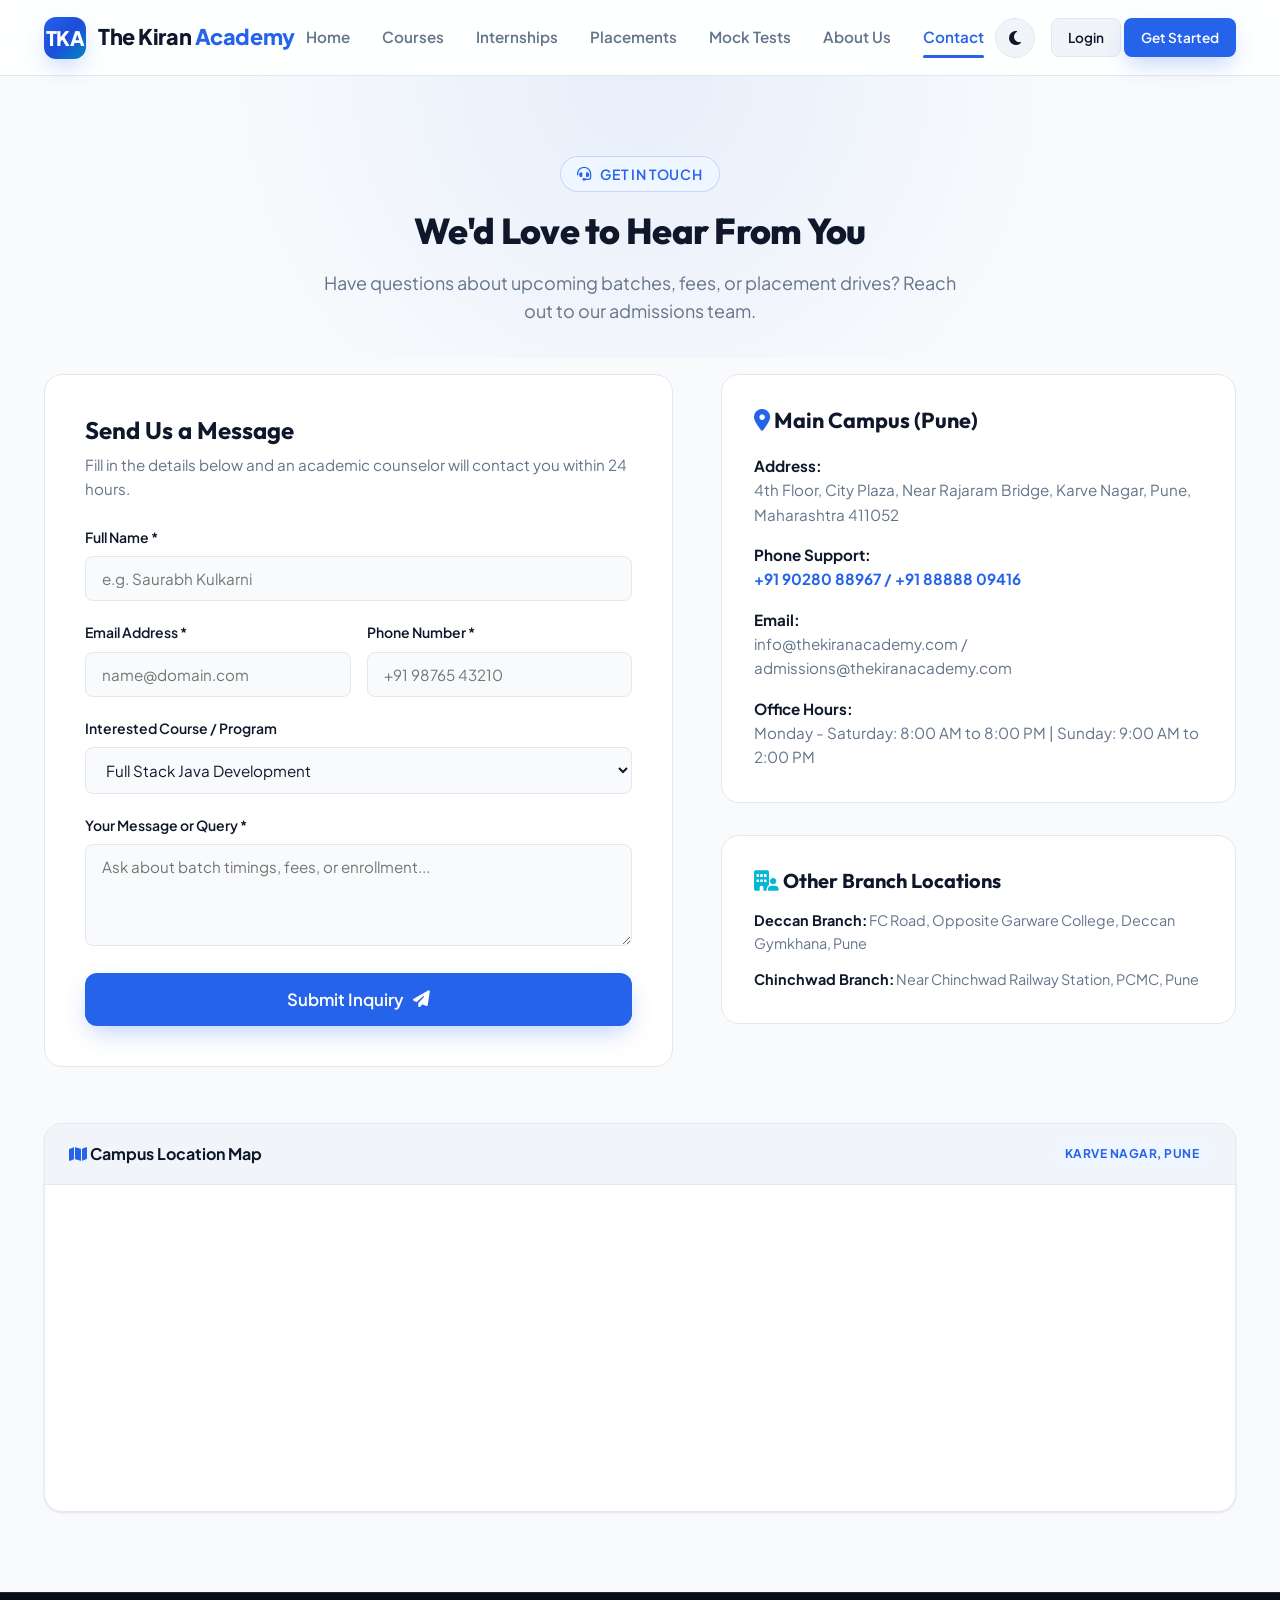
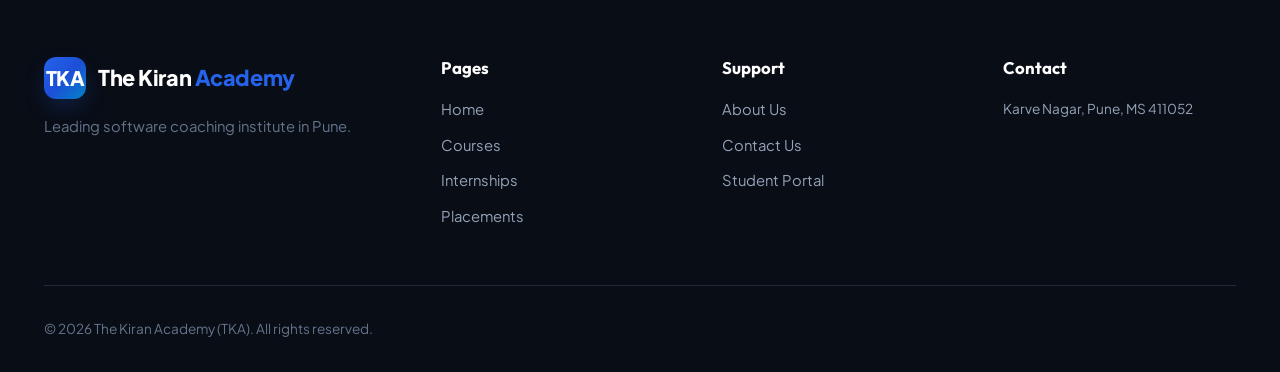
<file: contact.html>
<!DOCTYPE html>
<html lang="en" data-theme="light">
<head>
  <meta charset="UTF-8">
  <meta name="viewport" content="width=device-width, initial-scale=1.0">
  <title>Contact Us | The Kiran Academy (TKA)</title>
  <meta name="description" content="Get in touch with The Kiran Academy. Visit our Karve Nagar Pune campus, call +91 90280 88967, or send an online course inquiry.">
  
  <link rel="stylesheet" href="css/style.css">
  <link rel="stylesheet" href="css/responsive.css">
  <link rel="stylesheet" href="https://cdnjs.cloudflare.com/ajax/libs/font-awesome/6.4.0/css/all.min.css">
</head>
<body>

  <!-- Header Navigation -->
  <header class="header-navbar">
    <div class="container nav-container">
      <a href="index.html" class="brand-logo">
        <div class="logo-icon-box">TKA</div>
        <div class="logo-text">The Kiran <span>Academy</span></div>
      </a>

      <nav class="nav-menu">
        <a href="index.html" class="nav-link">Home</a>
        <a href="courses.html" class="nav-link">Courses</a>
        <a href="internships.html" class="nav-link">Internships</a>
        <a href="placements.html" class="nav-link">Placements</a>
        <a href="mock-tests.html" class="nav-link">Mock Tests</a>
        <a href="about.html" class="nav-link">About Us</a>
        <a href="contact.html" class="nav-link active">Contact</a>
      </nav>

      <div class="nav-actions">
        <button class="theme-toggle-btn" aria-label="Toggle Theme">
          <i class="fa-solid fa-moon"></i>
        </button>
        <div class="auth-nav-container">
          <a href="login.html" class="btn btn-secondary btn-sm">Login</a>
          <a href="register.html" class="btn btn-primary btn-sm">Get Started</a>
        </div>
        <button class="hamburger-btn" aria-label="Open Navigation Menu">
          <i class="fa-solid fa-bars"></i>
        </button>
      </div>
    </div>
  </header>

  <!-- Mobile Drawer Menu -->
  <div class="drawer-overlay"></div>
  <div class="mobile-nav-drawer">
    <div class="drawer-header">
      <div class="brand-logo">
        <div class="logo-icon-box">TKA</div>
        <div class="logo-text">The Kiran <span>Academy</span></div>
      </div>
      <button class="drawer-close">&times;</button>
    </div>
    <nav class="mobile-nav-links">
      <a href="index.html" class="nav-link">Home</a>
      <a href="courses.html" class="nav-link">Courses</a>
      <a href="internships.html" class="nav-link">Internships</a>
      <a href="placements.html" class="nav-link">Placements</a>
      <a href="mock-tests.html" class="nav-link">Mock Tests</a>
      <a href="about.html" class="nav-link">About Us</a>
      <a href="contact.html" class="nav-link active">Contact</a>
      <a href="dashboard.html" class="nav-link">Student Portal</a>
    </nav>
  </div>

  <!-- Page Header -->
  <section class="section-padding" style="background: radial-gradient(circle at 50% 0%, rgba(37,99,235,0.08) 0%, transparent 60%); padding-bottom: 2rem;">
    <div class="container text-center" style="text-align: center;">
      <span class="section-subtitle"><i class="fa-solid fa-headset"></i> Get In Touch</span>
      <h1 class="section-title">We'd Love to Hear From You</h1>
      <p class="section-desc" style="max-width: 650px; margin: 0 auto;">
        Have questions about upcoming batches, fees, or placement drives? Reach out to our admissions team.
      </p>
    </div>
  </section>

  <!-- Main Contact Section -->
  <section class="section-padding" style="padding-top: 1rem;">
    <div class="container">
      <div class="hero-grid" style="align-items: flex-start; gap: 3rem;">
        
        <!-- Contact Form -->
        <div class="feature-card" style="padding: 2.5rem;">
          <h2 style="font-size: 1.5rem; margin-bottom: 0.5rem;">Send Us a Message</h2>
          <p style="color: var(--text-muted); font-size: 0.95rem; margin-bottom: 1.5rem;">Fill in the details below and an academic counselor will contact you within 24 hours.</p>

          <form onsubmit="event.preventDefault(); showToast('Thank you! Your message has been sent successfully.', 'success'); this.reset();">
            <div class="form-group">
              <label class="form-label">Full Name *</label>
              <input type="text" class="form-control" required placeholder="e.g. Saurabh Kulkarni">
            </div>

            <div style="display: grid; grid-template-columns: 1fr 1fr; gap: 1rem;">
              <div class="form-group">
                <label class="form-label">Email Address *</label>
                <input type="email" class="form-control" required placeholder="name@domain.com">
              </div>
              <div class="form-group">
                <label class="form-label">Phone Number *</label>
                <input type="tel" class="form-control" required placeholder="+91 98765 43210">
              </div>
            </div>

            <div class="form-group">
              <label class="form-label">Interested Course / Program</label>
              <select class="form-control">
                <option value="Java">Full Stack Java Development</option>
                <option value="Python">Python & Data Science</option>
                <option value="DSA">Data Structures & Algorithms</option>
                <option value="MERN">Full Stack Web Dev (MERN)</option>
                <option value="Testing">Software Testing (Manual + Automation)</option>
                <option value="GATE">GATE CS Preparation</option>
              </select>
            </div>

            <div class="form-group">
              <label class="form-label">Your Message or Query *</label>
              <textarea class="form-control" rows="4" required placeholder="Ask about batch timings, fees, or enrollment..."></textarea>
            </div>

            <button type="submit" class="btn btn-primary btn-block btn-lg">
              Submit Inquiry <i class="fa-solid fa-paper-plane"></i>
            </button>
          </form>
        </div>

        <!-- Contact Info & Branches -->
        <div>
          <div class="feature-card" style="padding: 2rem; margin-bottom: 2rem;">
            <h3 style="font-size: 1.35rem; margin-bottom: 1.25rem;"><i class="fa-solid fa-location-dot" style="color: var(--primary);"></i> Main Campus (Pune)</h3>
            
            <div style="display: flex; flex-direction: column; gap: 1rem; font-size: 0.95rem;">
              <div>
                <strong>Address:</strong><br>
                <span style="color: var(--text-muted);">4th Floor, City Plaza, Near Rajaram Bridge, Karve Nagar, Pune, Maharashtra 411052</span>
              </div>

              <div>
                <strong>Phone Support:</strong><br>
                <span style="color: var(--primary); font-weight: 700;">+91 90280 88967 / +91 88888 09416</span>
              </div>

              <div>
                <strong>Email:</strong><br>
                <span style="color: var(--text-muted);">info@thekiranacademy.com / admissions@thekiranacademy.com</span>
              </div>

              <div>
                <strong>Office Hours:</strong><br>
                <span style="color: var(--text-muted);">Monday - Saturday: 8:00 AM to 8:00 PM | Sunday: 9:00 AM to 2:00 PM</span>
              </div>
            </div>
          </div>

          <!-- Other Branches -->
          <div class="feature-card" style="padding: 2rem;">
            <h3 style="font-size: 1.25rem; margin-bottom: 1rem;"><i class="fa-solid fa-building-user" style="color: var(--accent);"></i> Other Branch Locations</h3>
            
            <div style="display: flex; flex-direction: column; gap: 0.85rem; font-size: 0.9rem; color: var(--text-muted);">
              <div>
                <strong style="color: var(--text-main);">Deccan Branch:</strong> FC Road, Opposite Garware College, Deccan Gymkhana, Pune
              </div>
              <div>
                <strong style="color: var(--text-main);">Chinchwad Branch:</strong> Near Chinchwad Railway Station, PCMC, Pune
              </div>
            </div>
          </div>
        </div>

      </div>

      <!-- Google Maps Simulation Container -->
      <div style="margin-top: 3.5rem; background: var(--bg-surface); border: 1px solid var(--border-color); border-radius: var(--radius-lg); overflow: hidden; box-shadow: var(--shadow-sm);">
        <div style="padding: 1rem 1.5rem; background: var(--bg-surface-alt); font-weight: 700; border-bottom: 1px solid var(--border-color); display: flex; align-items: center; justify-content: space-between;">
          <span><i class="fa-solid fa-map" style="color: var(--primary);"></i> Campus Location Map</span>
          <span class="badge badge-primary">Karve Nagar, Pune</span>
        </div>
        <iframe 
          title="The Kiran Academy Location Map"
          src="https://www.google.com/maps/embed?pb=!1m18!1m12!1m3!1d3783.56525624794!2d73.8242!3d18.4984!2m3!1f0!2f0!3f0!3m2!1i1024!2i768!4f13.1!3m3!1m2!1s0x3bc2bf94098671ab%3A0xb366184589d9e6!2sKarve%20Nagar%2C%20Pune%2C%20Maharashtra!5e0!3m2!1sen!2sin!4v1620000000000!5m2!1sen!2sin" 
          width="100%" 
          height="320" 
          style="border:0;" 
          allowfullscreen="" 
          loading="lazy">
        </iframe>
      </div>

    </div>
  </section>

  <!-- Footer -->
  <footer class="main-footer">
    <div class="container">
      <div class="footer-grid">
        <div class="footer-brand">
          <a href="index.html" class="brand-logo">
            <div class="logo-icon-box">TKA</div>
            <div class="logo-text" style="color: #fff;">The Kiran <span>Academy</span></div>
          </a>
          <p class="footer-brand-desc">
            Leading software coaching institute in Pune.
          </p>
        </div>

        <div>
          <h4 class="footer-heading">Pages</h4>
          <div class="footer-links">
            <a href="index.html">Home</a>
            <a href="courses.html">Courses</a>
            <a href="internships.html">Internships</a>
            <a href="placements.html">Placements</a>
          </div>
        </div>

        <div>
          <h4 class="footer-heading">Support</h4>
          <div class="footer-links">
            <a href="about.html">About Us</a>
            <a href="contact.html">Contact Us</a>
            <a href="dashboard.html">Student Portal</a>
          </div>
        </div>

        <div>
          <h4 class="footer-heading">Contact</h4>
          <div class="footer-links" style="font-size: 0.85rem;">
            <div>Karve Nagar, Pune, MS 411052</div>
          </div>
        </div>
      </div>

      <div class="footer-bottom">
        <div>&copy; 2026 The Kiran Academy (TKA). All rights reserved.</div>
      </div>
    </div>
  </footer>

  <script src="js/main.js"></script>
</body>
</html>
</file>
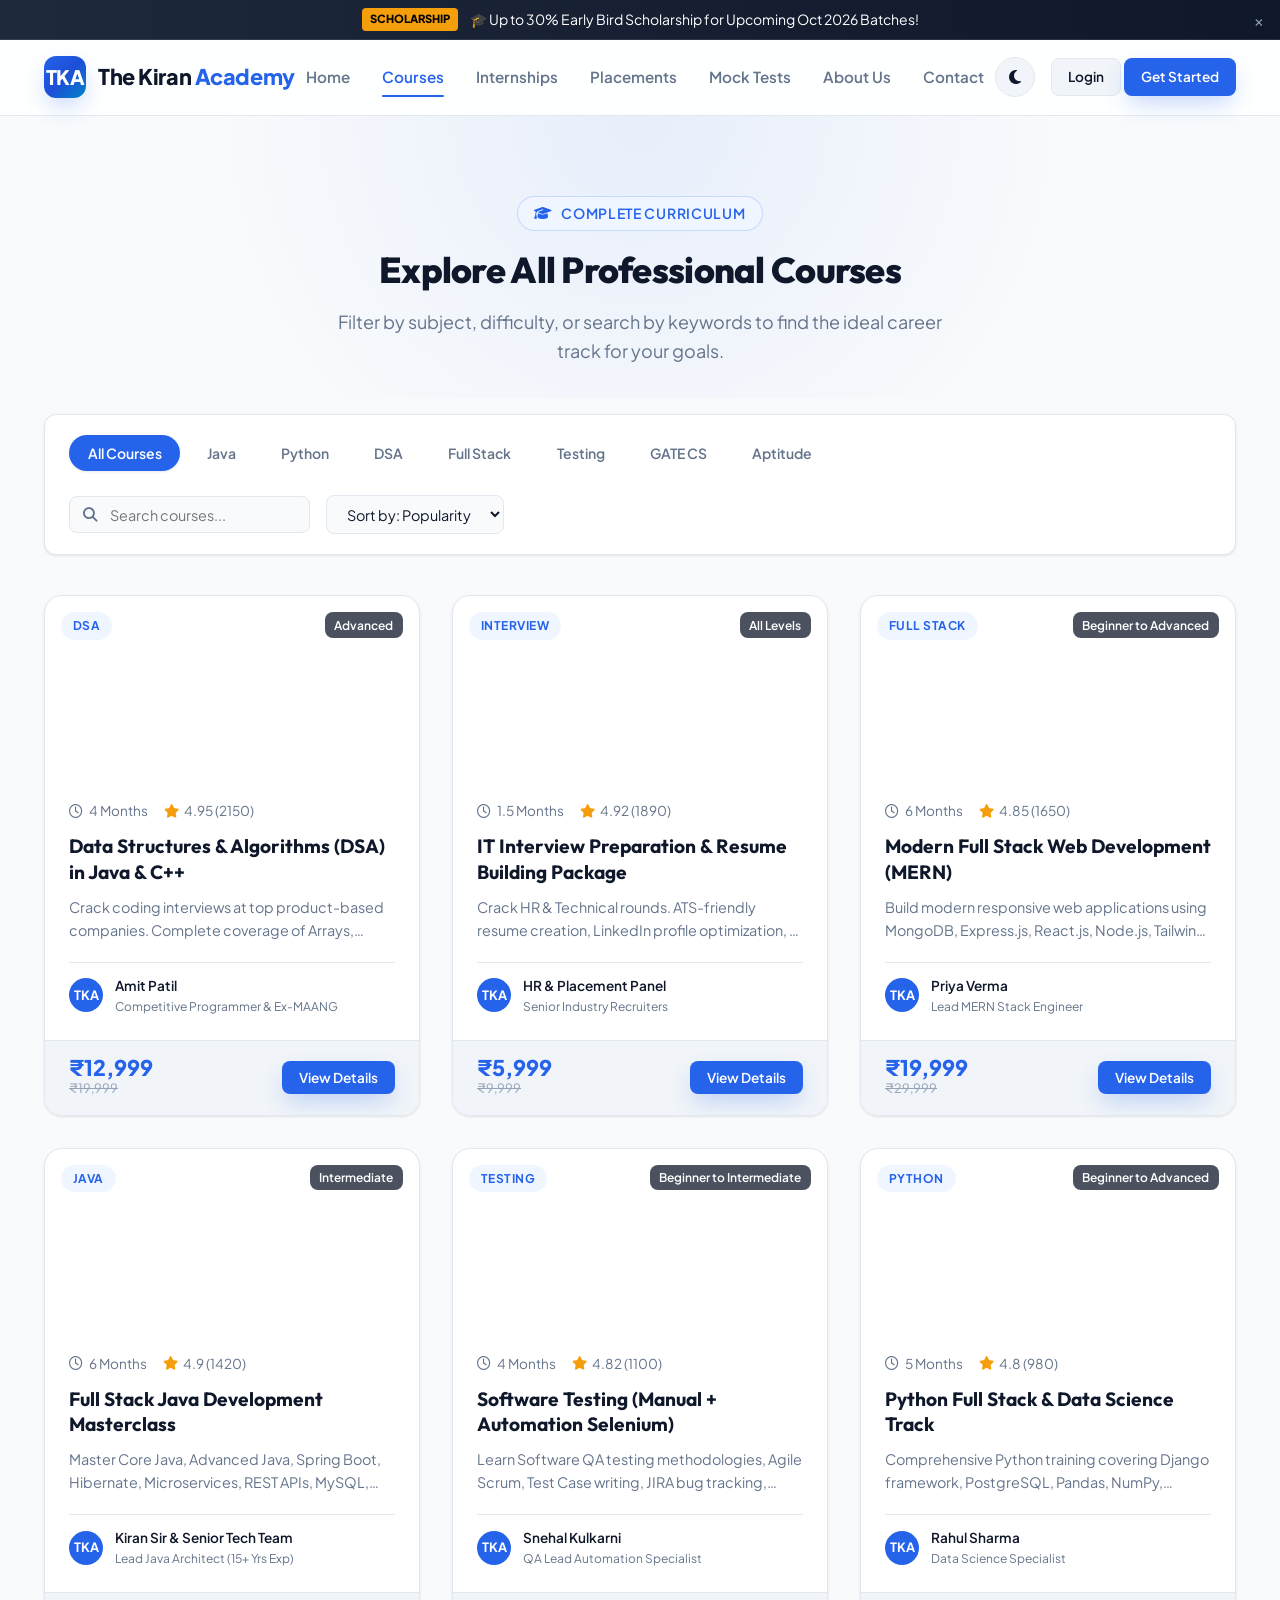
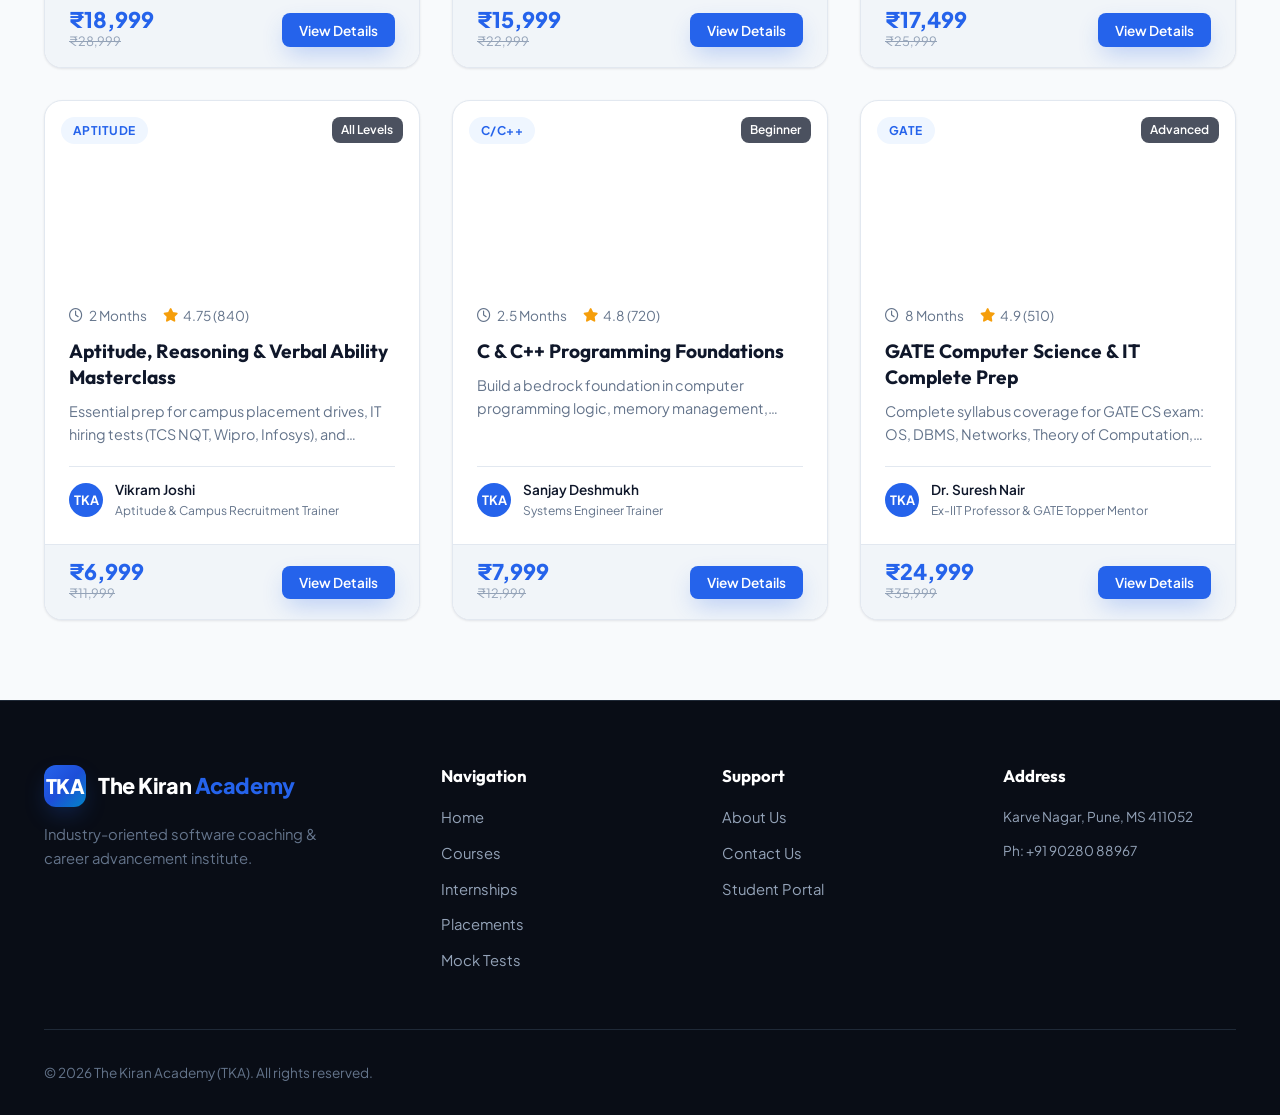
<file: courses.html>
<!DOCTYPE html>
<html lang="en" data-theme="light">
<head>
  <meta charset="UTF-8">
  <meta name="viewport" content="width=device-width, initial-scale=1.0">
  <title>Courses & Training Programs | The Kiran Academy (TKA)</title>
  <meta name="description" content="Explore Java, Python, DSA, MERN Stack, Software Testing, GATE CS, and Aptitude courses with live projects and placement assistance.">
  
  <link rel="stylesheet" href="css/style.css">
  <link rel="stylesheet" href="css/responsive.css">
  <link rel="stylesheet" href="https://cdnjs.cloudflare.com/ajax/libs/font-awesome/6.4.0/css/all.min.css">
</head>
<body>

  <!-- Top Announcement Bar -->
  <div class="top-announcement">
    <div class="announcement-content">
      <span class="announcement-badge">SCHOLARSHIP</span>
      <span>🎓 Up to 30% Early Bird Scholarship for Upcoming Oct 2026 Batches!</span>
    </div>
    <button onclick="dismissAnnouncement()" class="announcement-close">&times;</button>
  </div>

  <!-- Header Navigation -->
  <header class="header-navbar">
    <div class="container nav-container">
      <a href="index.html" class="brand-logo">
        <div class="logo-icon-box">TKA</div>
        <div class="logo-text">The Kiran <span>Academy</span></div>
      </a>

      <nav class="nav-menu">
        <a href="index.html" class="nav-link">Home</a>
        <a href="courses.html" class="nav-link active">Courses</a>
        <a href="internships.html" class="nav-link">Internships</a>
        <a href="placements.html" class="nav-link">Placements</a>
        <a href="mock-tests.html" class="nav-link">Mock Tests</a>
        <a href="about.html" class="nav-link">About Us</a>
        <a href="contact.html" class="nav-link">Contact</a>
      </nav>

      <div class="nav-actions">
        <button class="theme-toggle-btn" aria-label="Toggle Theme">
          <i class="fa-solid fa-moon"></i>
        </button>
        <div class="auth-nav-container">
          <a href="login.html" class="btn btn-secondary btn-sm">Login</a>
          <a href="register.html" class="btn btn-primary btn-sm">Get Started</a>
        </div>
        <button class="hamburger-btn" aria-label="Open Navigation Menu">
          <i class="fa-solid fa-bars"></i>
        </button>
      </div>
    </div>
  </header>

  <!-- Mobile Drawer Menu -->
  <div class="drawer-overlay"></div>
  <div class="mobile-nav-drawer">
    <div class="drawer-header">
      <div class="brand-logo">
        <div class="logo-icon-box">TKA</div>
        <div class="logo-text">The Kiran <span>Academy</span></div>
      </div>
      <button class="drawer-close">&times;</button>
    </div>
    <nav class="mobile-nav-links">
      <a href="index.html" class="nav-link">Home</a>
      <a href="courses.html" class="nav-link active">Courses</a>
      <a href="internships.html" class="nav-link">Internships</a>
      <a href="placements.html" class="nav-link">Placements</a>
      <a href="mock-tests.html" class="nav-link">Mock Tests</a>
      <a href="about.html" class="nav-link">About Us</a>
      <a href="contact.html" class="nav-link">Contact</a>
      <a href="dashboard.html" class="nav-link">Student Portal</a>
    </nav>
  </div>

  <!-- Page Header -->
  <section class="section-padding" style="background: radial-gradient(circle at 50% 0%, rgba(37,99,235,0.08) 0%, transparent 60%); padding-bottom: 2rem;">
    <div class="container text-center" style="text-align: center;">
      <span class="section-subtitle"><i class="fa-solid fa-graduation-cap"></i> Complete Curriculum</span>
      <h1 class="section-title">Explore All Professional Courses</h1>
      <p class="section-desc" style="max-width: 650px; margin: 0 auto;">
        Filter by subject, difficulty, or search by keywords to find the ideal career track for your goals.
      </p>
    </div>
  </section>

  <!-- Courses Filter & Display Section -->
  <section class="section-padding" style="padding-top: 1rem;">
    <div class="container">
      
      <!-- Filters Toolbar -->
      <div class="course-filters-bar">
        <div class="filter-tabs">
          <button class="tab-btn active" data-category="All">All Courses</button>
          <button class="tab-btn" data-category="Java">Java</button>
          <button class="tab-btn" data-category="Python">Python</button>
          <button class="tab-btn" data-category="DSA">DSA</button>
          <button class="tab-btn" data-category="Full Stack">Full Stack</button>
          <button class="tab-btn" data-category="Testing">Testing</button>
          <button class="tab-btn" data-category="GATE">GATE CS</button>
          <button class="tab-btn" data-category="Aptitude">Aptitude</button>
        </div>

        <div class="search-sort-group">
          <div class="search-box">
            <i class="fa-solid fa-magnifying-glass"></i>
            <input type="text" id="courseSearchInput" placeholder="Search courses...">
          </div>

          <select id="courseSortSelect" class="select-box">
            <option value="popular">Sort by: Popularity</option>
            <option value="rating">Sort by: Rating</option>
            <option value="price-low">Price: Low to High</option>
            <option value="price-high">Price: High to Low</option>
          </select>
        </div>
      </div>

      <!-- Courses Grid -->
      <div class="courses-grid" id="coursesContainer">
        <!-- Rendered by js/courses.js -->
      </div>

    </div>
  </section>

  <!-- Footer -->
  <footer class="main-footer">
    <div class="container">
      <div class="footer-grid">
        <div class="footer-brand">
          <a href="index.html" class="brand-logo">
            <div class="logo-icon-box">TKA</div>
            <div class="logo-text" style="color: #fff;">The Kiran <span>Academy</span></div>
          </a>
          <p class="footer-brand-desc">
            Industry-oriented software coaching & career advancement institute.
          </p>
        </div>

        <div>
          <h4 class="footer-heading">Navigation</h4>
          <div class="footer-links">
            <a href="index.html">Home</a>
            <a href="courses.html">Courses</a>
            <a href="internships.html">Internships</a>
            <a href="placements.html">Placements</a>
            <a href="mock-tests.html">Mock Tests</a>
          </div>
        </div>

        <div>
          <h4 class="footer-heading">Support</h4>
          <div class="footer-links">
            <a href="about.html">About Us</a>
            <a href="contact.html">Contact Us</a>
            <a href="dashboard.html">Student Portal</a>
          </div>
        </div>

        <div>
          <h4 class="footer-heading">Address</h4>
          <div class="footer-links" style="font-size: 0.85rem;">
            <div>Karve Nagar, Pune, MS 411052</div>
            <div>Ph: +91 90280 88967</div>
          </div>
        </div>
      </div>

      <div class="footer-bottom">
        <div>&copy; 2026 The Kiran Academy (TKA). All rights reserved.</div>
      </div>
    </div>
  </footer>

  <script src="js/main.js"></script>
  <script src="js/courses.js"></script>
</body>
</html>
</file>
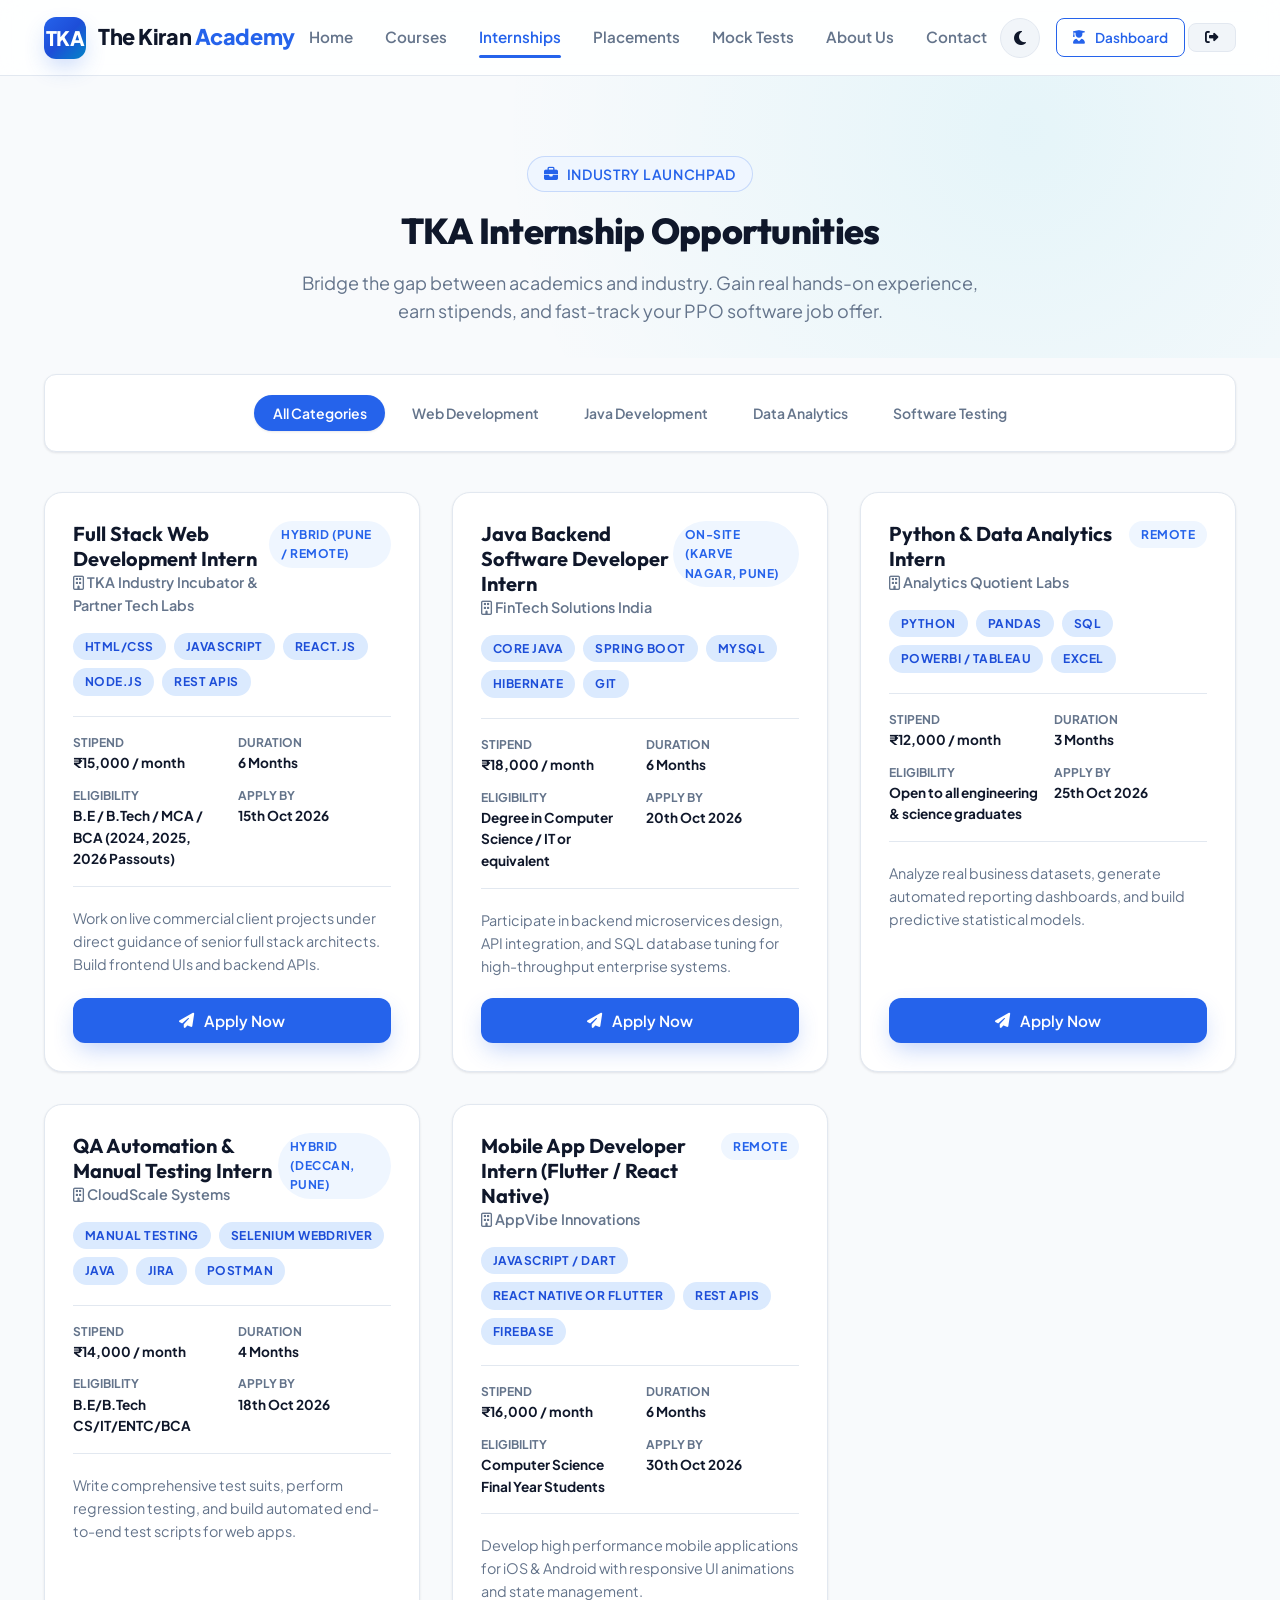
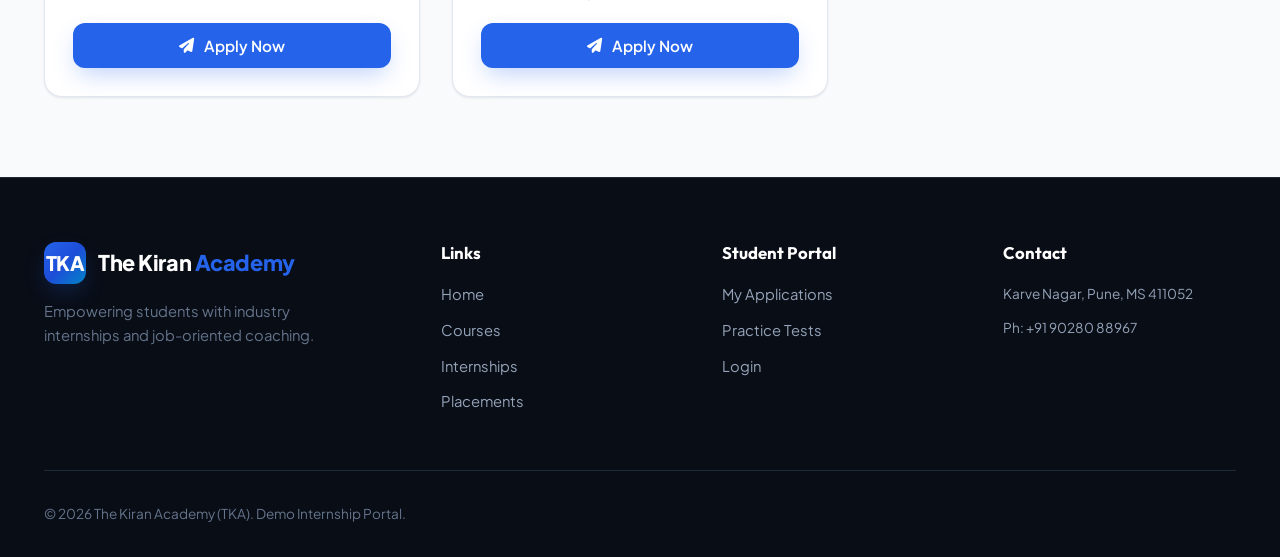
<file: internships.html>
<!DOCTYPE html>
<html lang="en" data-theme="light">
<head>
  <meta charset="UTF-8">
  <meta name="viewport" content="width=device-width, initial-scale=1.0">
  <title>Internship Incubator Portal | The Kiran Academy (TKA)</title>
  <meta name="description" content="Apply for real-world software engineering, Java, Python, Web Dev, and Testing internships with stipends at TKA hiring partners.">
  
  <link rel="stylesheet" href="css/style.css">
  <link rel="stylesheet" href="css/responsive.css">
  <link rel="stylesheet" href="https://cdnjs.cloudflare.com/ajax/libs/font-awesome/6.4.0/css/all.min.css">
</head>
<body>

  <!-- Header Navigation -->
  <header class="header-navbar">
    <div class="container nav-container">
      <a href="index.html" class="brand-logo">
        <div class="logo-icon-box">TKA</div>
        <div class="logo-text">The Kiran <span>Academy</span></div>
      </a>

      <nav class="nav-menu">
        <a href="index.html" class="nav-link">Home</a>
        <a href="courses.html" class="nav-link">Courses</a>
        <a href="internships.html" class="nav-link active">Internships</a>
        <a href="placements.html" class="nav-link">Placements</a>
        <a href="mock-tests.html" class="nav-link">Mock Tests</a>
        <a href="about.html" class="nav-link">About Us</a>
        <a href="contact.html" class="nav-link">Contact</a>
      </nav>

      <div class="nav-actions">
        <button class="theme-toggle-btn" aria-label="Toggle Theme">
          <i class="fa-solid fa-moon"></i>
        </button>
        <div class="auth-nav-container">
          <a href="login.html" class="btn btn-secondary btn-sm">Login</a>
          <a href="register.html" class="btn btn-primary btn-sm">Get Started</a>
        </div>
        <button class="hamburger-btn" aria-label="Open Navigation Menu">
          <i class="fa-solid fa-bars"></i>
        </button>
      </div>
    </div>
  </header>

  <!-- Mobile Drawer Menu -->
  <div class="drawer-overlay"></div>
  <div class="mobile-nav-drawer">
    <div class="drawer-header">
      <div class="brand-logo">
        <div class="logo-icon-box">TKA</div>
        <div class="logo-text">The Kiran <span>Academy</span></div>
      </div>
      <button class="drawer-close">&times;</button>
    </div>
    <nav class="mobile-nav-links">
      <a href="index.html" class="nav-link">Home</a>
      <a href="courses.html" class="nav-link">Courses</a>
      <a href="internships.html" class="nav-link active">Internships</a>
      <a href="placements.html" class="nav-link">Placements</a>
      <a href="mock-tests.html" class="nav-link">Mock Tests</a>
      <a href="about.html" class="nav-link">About Us</a>
      <a href="contact.html" class="nav-link">Contact</a>
      <a href="dashboard.html" class="nav-link">Student Portal</a>
    </nav>
  </div>

  <!-- Hero Banner -->
  <section class="section-padding" style="background: radial-gradient(circle at 80% 20%, rgba(6, 182, 212, 0.08) 0%, transparent 50%); padding-bottom: 2rem;">
    <div class="container text-center" style="text-align: center;">
      <span class="section-subtitle"><i class="fa-solid fa-briefcase"></i> Industry Launchpad</span>
      <h1 class="section-title">TKA Internship Opportunities</h1>
      <p class="section-desc" style="max-width: 700px; margin: 0 auto;">
        Bridge the gap between academics and industry. Gain real hands-on experience, earn stipends, and fast-track your PPO software job offer.
      </p>
    </div>
  </section>

  <!-- Internships Filtering & Grid -->
  <section class="section-padding" style="padding-top: 1rem;">
    <div class="container">
      
      <!-- Category Filter -->
      <div class="course-filters-bar" style="justify-content: center;">
        <div class="filter-tabs">
          <button class="tab-btn active" data-intern-category="All">All Categories</button>
          <button class="tab-btn" data-intern-category="Web Development">Web Development</button>
          <button class="tab-btn" data-intern-category="Java Development">Java Development</button>
          <button class="tab-btn" data-intern-category="Data Analytics">Data Analytics</button>
          <button class="tab-btn" data-intern-category="Software Testing">Software Testing</button>
        </div>
      </div>

      <!-- Internship Cards Container -->
      <div class="internships-grid" id="internshipsContainer">
        <!-- Rendered by js/internships.js -->
      </div>

    </div>
  </section>

  <!-- Footer -->
  <footer class="main-footer">
    <div class="container">
      <div class="footer-grid">
        <div class="footer-brand">
          <a href="index.html" class="brand-logo">
            <div class="logo-icon-box">TKA</div>
            <div class="logo-text" style="color: #fff;">The Kiran <span>Academy</span></div>
          </a>
          <p class="footer-brand-desc">
            Empowering students with industry internships and job-oriented coaching.
          </p>
        </div>

        <div>
          <h4 class="footer-heading">Links</h4>
          <div class="footer-links">
            <a href="index.html">Home</a>
            <a href="courses.html">Courses</a>
            <a href="internships.html">Internships</a>
            <a href="placements.html">Placements</a>
          </div>
        </div>

        <div>
          <h4 class="footer-heading">Student Portal</h4>
          <div class="footer-links">
            <a href="dashboard.html">My Applications</a>
            <a href="mock-tests.html">Practice Tests</a>
            <a href="login.html">Login</a>
          </div>
        </div>

        <div>
          <h4 class="footer-heading">Contact</h4>
          <div class="footer-links" style="font-size: 0.85rem;">
            <div>Karve Nagar, Pune, MS 411052</div>
            <div>Ph: +91 90280 88967</div>
          </div>
        </div>
      </div>

      <div class="footer-bottom">
        <div>&copy; 2026 The Kiran Academy (TKA). Demo Internship Portal.</div>
      </div>
    </div>
  </footer>

  <script src="js/main.js"></script>
  <script src="js/internships.js"></script>
</body>
</html>
</file>
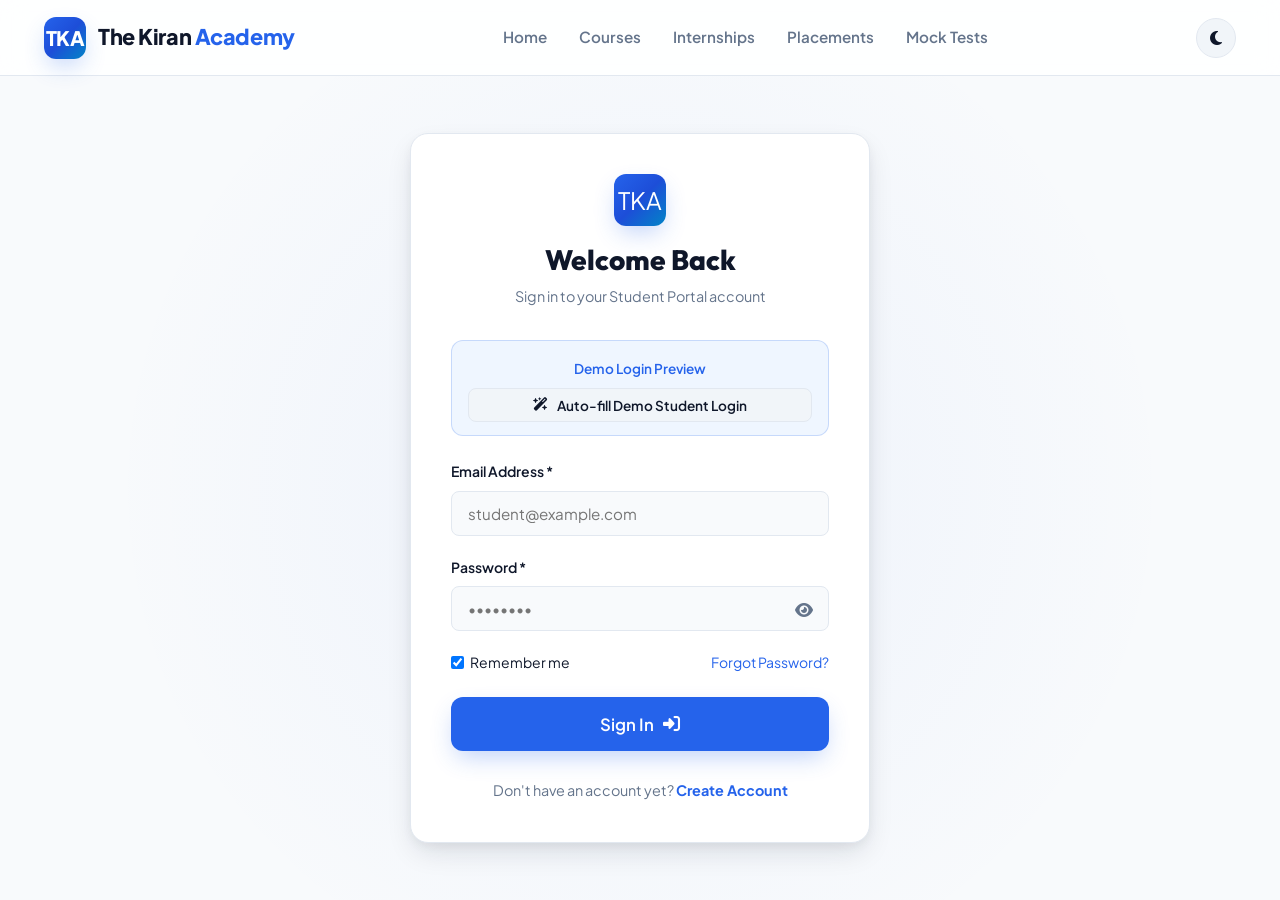
<file: login.html>
<!DOCTYPE html>
<html lang="en" data-theme="light">
<head>
  <meta charset="UTF-8">
  <meta name="viewport" content="width=device-width, initial-scale=1.0">
  <title>Student Login | The Kiran Academy (TKA)</title>
  <meta name="description" content="Sign in to your TKA student account to access enrolled courses, mock test results, and internship application status.">
  
  <link rel="stylesheet" href="css/style.css">
  <link rel="stylesheet" href="css/responsive.css">
  <link rel="stylesheet" href="css/dashboard.css">
  <link rel="stylesheet" href="https://cdnjs.cloudflare.com/ajax/libs/font-awesome/6.4.0/css/all.min.css">
</head>
<body>

  <!-- Header Navigation -->
  <header class="header-navbar">
    <div class="container nav-container">
      <a href="index.html" class="brand-logo">
        <div class="logo-icon-box">TKA</div>
        <div class="logo-text">The Kiran <span>Academy</span></div>
      </a>

      <nav class="nav-menu">
        <a href="index.html" class="nav-link">Home</a>
        <a href="courses.html" class="nav-link">Courses</a>
        <a href="internships.html" class="nav-link">Internships</a>
        <a href="placements.html" class="nav-link">Placements</a>
        <a href="mock-tests.html" class="nav-link">Mock Tests</a>
      </nav>

      <div class="nav-actions">
        <button class="theme-toggle-btn" aria-label="Toggle Theme">
          <i class="fa-solid fa-moon"></i>
        </button>
      </div>
    </div>
  </header>

  <!-- Login Main Container -->
  <div class="auth-page-wrapper">
    <div class="auth-card">
      <div class="auth-header">
        <div class="logo-icon-box" style="margin: 0 auto 1rem auto; width: 52px; height: 52px; font-size: 1.5rem;">TKA</div>
        <h1 class="auth-title">Welcome Back</h1>
        <p style="color: var(--text-muted); font-size: 0.9rem;">Sign in to your Student Portal account</p>
      </div>

      <div style="background: var(--primary-light); border: 1px solid rgba(37,99,235,0.2); border-radius: var(--radius-md); padding: 0.85rem 1rem; margin-bottom: 1.5rem; text-align: center;">
        <span style="font-size: 0.85rem; color: var(--primary); font-weight: 600;">Demo Login Preview</span>
        <div style="margin-top: 0.5rem;">
          <button type="button" onclick="fillDemoCredentials()" class="btn btn-secondary btn-sm" style="width: 100%;">
            <i class="fa-solid fa-magic-wand-sparkles"></i> Auto-fill Demo Student Login
          </button>
        </div>
      </div>

      <form id="tkaLoginForm">
        <div class="form-group">
          <label class="form-label">Email Address *</label>
          <input type="email" id="loginEmail" class="form-control" required placeholder="student@example.com">
        </div>

        <div class="form-group">
          <label class="form-label">Password *</label>
          <div class="password-input-wrap">
            <input type="password" id="loginPassword" class="form-control" required placeholder="••••••••">
            <button type="button" class="password-toggle-btn" onclick="togglePasswordVisibility('loginPassword', this)">
              <i class="fa-solid fa-eye"></i>
            </button>
          </div>
        </div>

        <div style="display: flex; align-items: center; justify-content: space-between; margin-bottom: 1.5rem; font-size: 0.875rem;">
          <label style="display: flex; align-items: center; gap: 0.4rem; cursor: pointer;">
            <input type="checkbox" checked> Remember me
          </label>
          <a href="javascript:void(0)" onclick="showToast('Demo Mode: Click Auto-fill to test login', 'info')">Forgot Password?</a>
        </div>

        <button type="submit" class="btn btn-primary btn-block btn-lg">
          Sign In <i class="fa-solid fa-right-to-bracket"></i>
        </button>
      </form>

      <div style="text-align: center; margin-top: 1.75rem; font-size: 0.9rem; color: var(--text-muted);">
        Don't have an account yet? <a href="register.html" style="font-weight: 700;">Create Account</a>
      </div>
    </div>
  </div>

  <script src="js/main.js"></script>
  <script src="js/auth.js"></script>
</body>
</html>
</file>
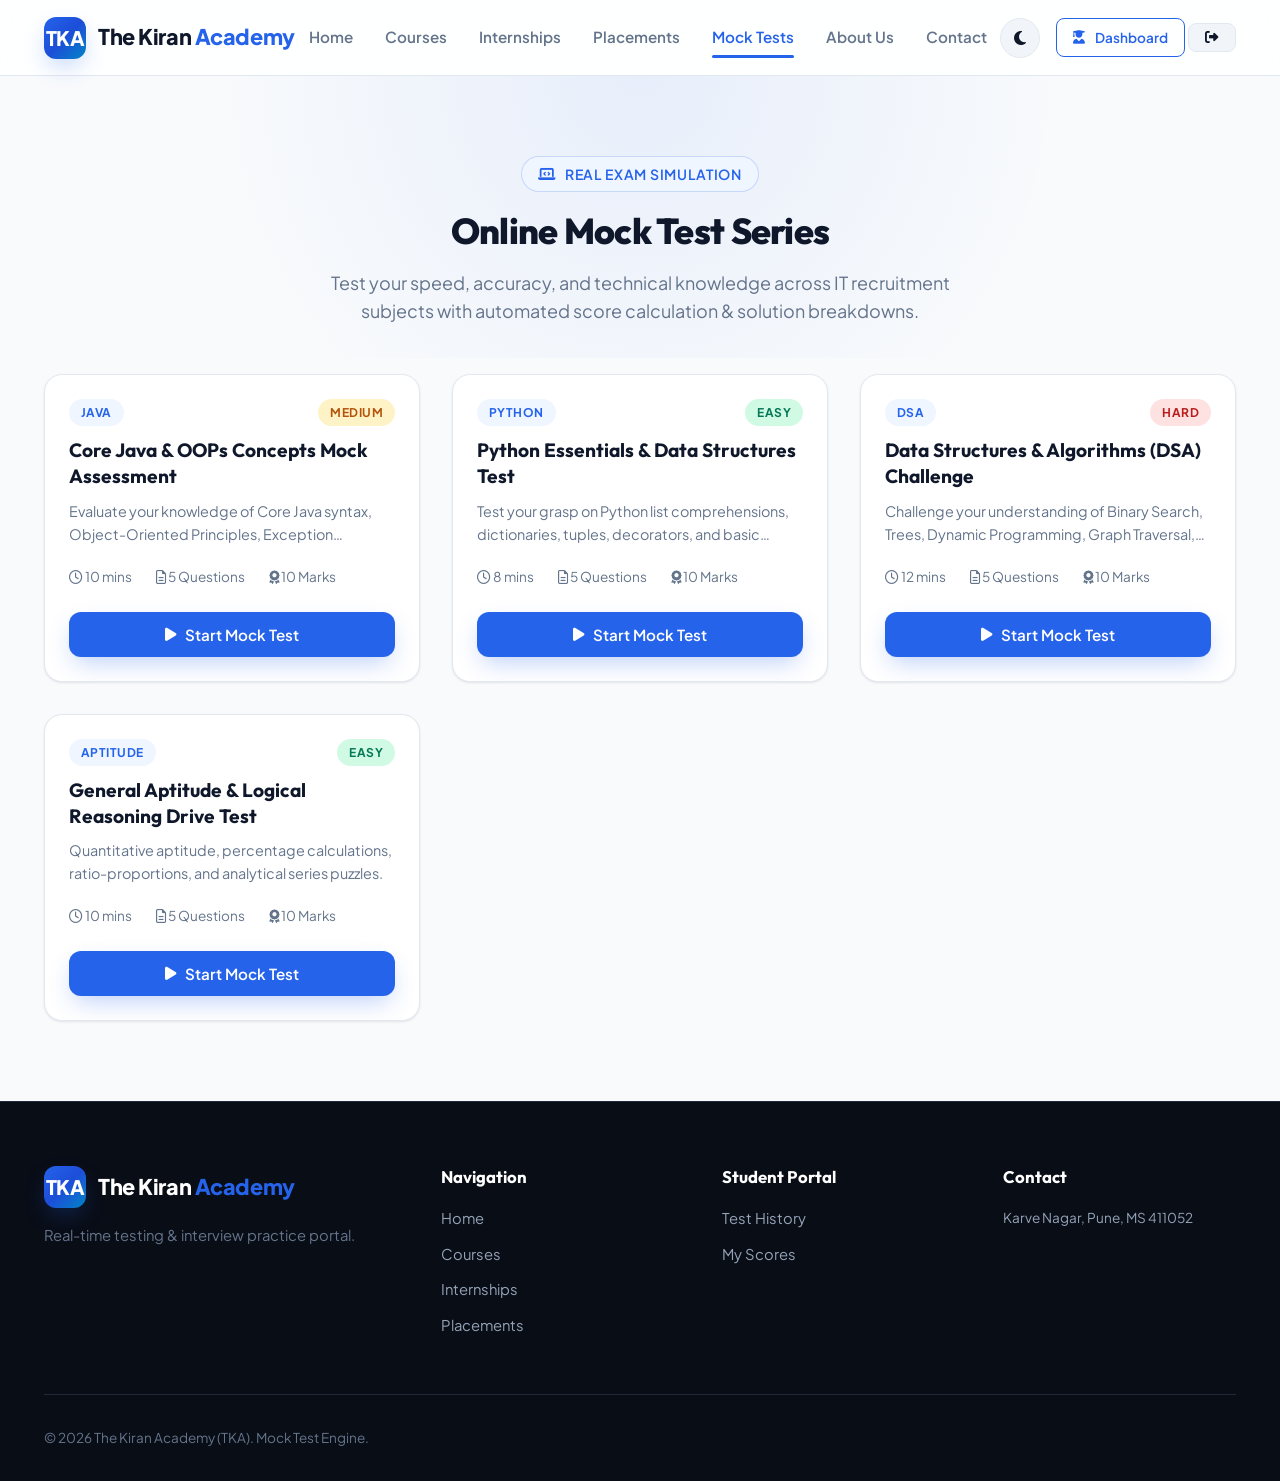
<file: mock-tests.html>
<!DOCTYPE html>
<html lang="en" data-theme="light">
<head>
  <meta charset="UTF-8">
  <meta name="viewport" content="width=device-width, initial-scale=1.0">
  <title>Online Mock Test Series | The Kiran Academy (TKA)</title>
  <meta name="description" content="Practice online mock tests for Java, Python, DSA, Aptitude, DBMS, and Systems with timer, automated scoring, and detailed solutions.">
  
  <link rel="stylesheet" href="css/style.css">
  <link rel="stylesheet" href="css/responsive.css">
  <link rel="stylesheet" href="css/dashboard.css">
  <link rel="stylesheet" href="https://cdnjs.cloudflare.com/ajax/libs/font-awesome/6.4.0/css/all.min.css">
</head>
<body>

  <!-- Header Navigation -->
  <header class="header-navbar">
    <div class="container nav-container">
      <a href="index.html" class="brand-logo">
        <div class="logo-icon-box">TKA</div>
        <div class="logo-text">The Kiran <span>Academy</span></div>
      </a>

      <nav class="nav-menu">
        <a href="index.html" class="nav-link">Home</a>
        <a href="courses.html" class="nav-link">Courses</a>
        <a href="internships.html" class="nav-link">Internships</a>
        <a href="placements.html" class="nav-link">Placements</a>
        <a href="mock-tests.html" class="nav-link active">Mock Tests</a>
        <a href="about.html" class="nav-link">About Us</a>
        <a href="contact.html" class="nav-link">Contact</a>
      </nav>

      <div class="nav-actions">
        <button class="theme-toggle-btn" aria-label="Toggle Theme">
          <i class="fa-solid fa-moon"></i>
        </button>
        <div class="auth-nav-container">
          <a href="login.html" class="btn btn-secondary btn-sm">Login</a>
          <a href="register.html" class="btn btn-primary btn-sm">Get Started</a>
        </div>
        <button class="hamburger-btn" aria-label="Open Navigation Menu">
          <i class="fa-solid fa-bars"></i>
        </button>
      </div>
    </div>
  </header>

  <!-- Mobile Drawer Menu -->
  <div class="drawer-overlay"></div>
  <div class="mobile-nav-drawer">
    <div class="drawer-header">
      <div class="brand-logo">
        <div class="logo-icon-box">TKA</div>
        <div class="logo-text">The Kiran <span>Academy</span></div>
      </div>
      <button class="drawer-close">&times;</button>
    </div>
    <nav class="mobile-nav-links">
      <a href="index.html" class="nav-link">Home</a>
      <a href="courses.html" class="nav-link">Courses</a>
      <a href="internships.html" class="nav-link">Internships</a>
      <a href="placements.html" class="nav-link">Placements</a>
      <a href="mock-tests.html" class="nav-link active">Mock Tests</a>
      <a href="about.html" class="nav-link">About Us</a>
      <a href="contact.html" class="nav-link">Contact</a>
      <a href="dashboard.html" class="nav-link">Student Portal</a>
    </nav>
  </div>

  <!-- Main Container App Container -->
  <div id="testMainApp">
    <!-- Hero Header -->
    <section class="section-padding" style="background: radial-gradient(circle at 50% 0%, rgba(37,99,235,0.08) 0%, transparent 60%); padding-bottom: 2rem;">
      <div class="container text-center" style="text-align: center;">
        <span class="section-subtitle"><i class="fa-solid fa-laptop-code"></i> Real Exam Simulation</span>
        <h1 class="section-title">Online Mock Test Series</h1>
        <p class="section-desc" style="max-width: 650px; margin: 0 auto;">
          Test your speed, accuracy, and technical knowledge across IT recruitment subjects with automated score calculation & solution breakdowns.
        </p>
      </div>
    </section>

    <!-- Mock Tests List Section -->
    <section class="section-padding" style="padding-top: 1rem;">
      <div class="container">
        <div class="courses-grid" id="mockTestsList">
          <!-- Rendered by js/mock-tests.js -->
        </div>
      </div>
    </section>
  </div>

  <!-- Footer -->
  <footer class="main-footer">
    <div class="container">
      <div class="footer-grid">
        <div class="footer-brand">
          <a href="index.html" class="brand-logo">
            <div class="logo-icon-box">TKA</div>
            <div class="logo-text" style="color: #fff;">The Kiran <span>Academy</span></div>
          </a>
          <p class="footer-brand-desc">
            Real-time testing & interview practice portal.
          </p>
        </div>

        <div>
          <h4 class="footer-heading">Navigation</h4>
          <div class="footer-links">
            <a href="index.html">Home</a>
            <a href="courses.html">Courses</a>
            <a href="internships.html">Internships</a>
            <a href="placements.html">Placements</a>
          </div>
        </div>

        <div>
          <h4 class="footer-heading">Student Portal</h4>
          <div class="footer-links">
            <a href="dashboard.html">Test History</a>
            <a href="dashboard.html">My Scores</a>
          </div>
        </div>

        <div>
          <h4 class="footer-heading">Contact</h4>
          <div class="footer-links" style="font-size: 0.85rem;">
            <div>Karve Nagar, Pune, MS 411052</div>
          </div>
        </div>
      </div>

      <div class="footer-bottom">
        <div>&copy; 2026 The Kiran Academy (TKA). Mock Test Engine.</div>
      </div>
    </div>
  </footer>

  <script src="js/main.js"></script>
  <script src="js/mock-tests.js"></script>
</body>
</html>
</file>
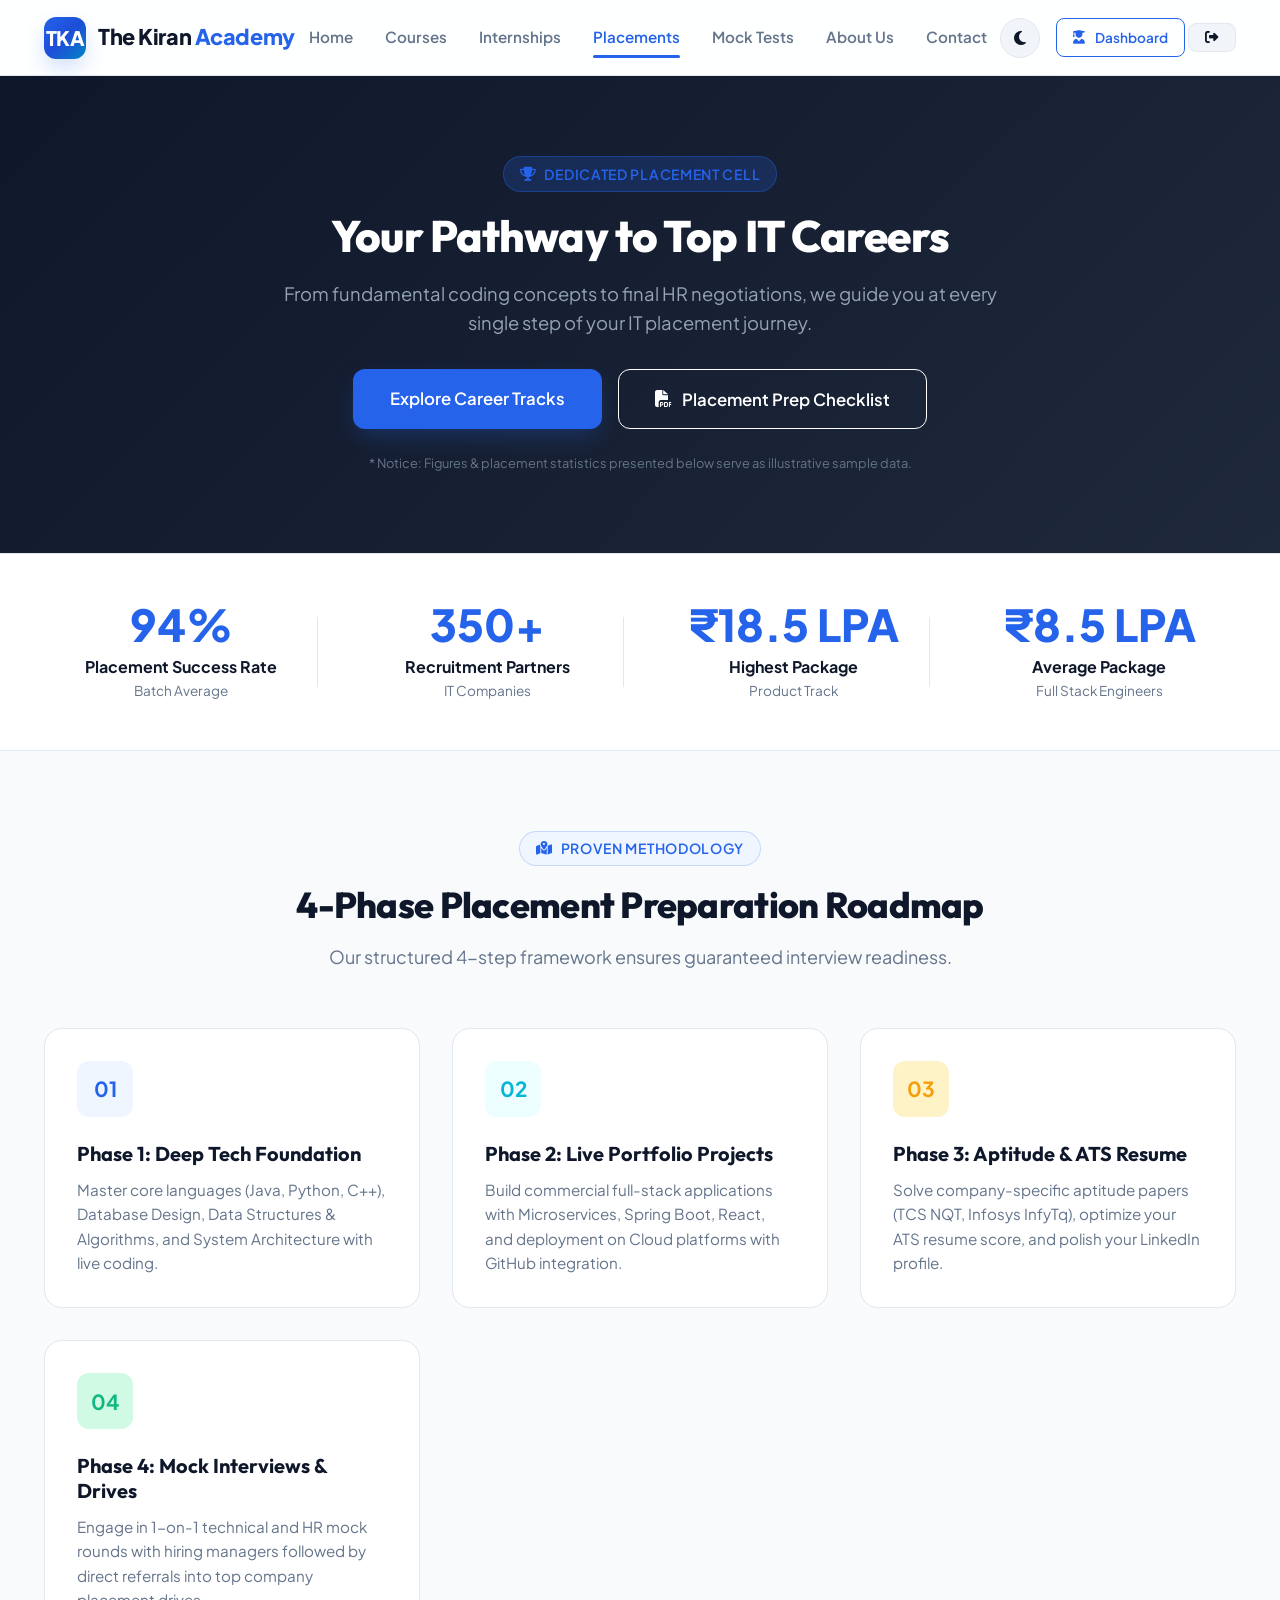
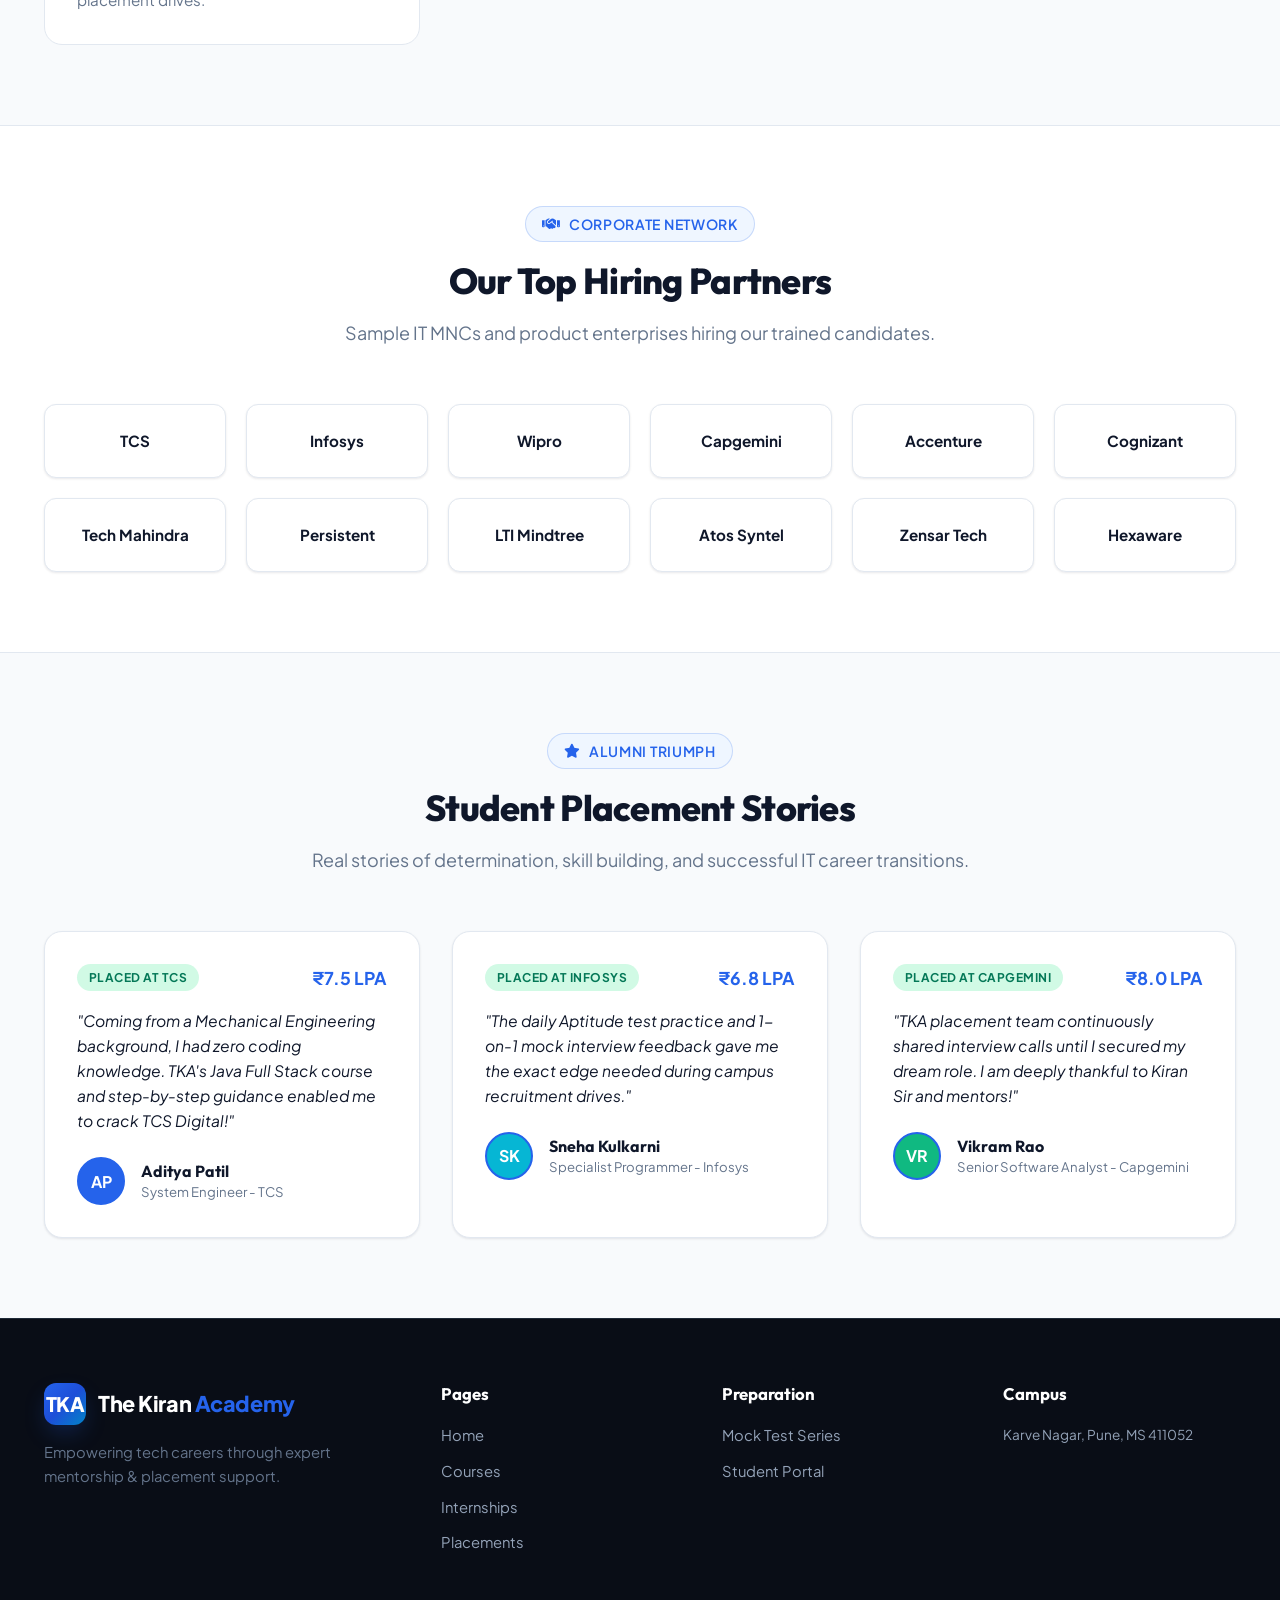
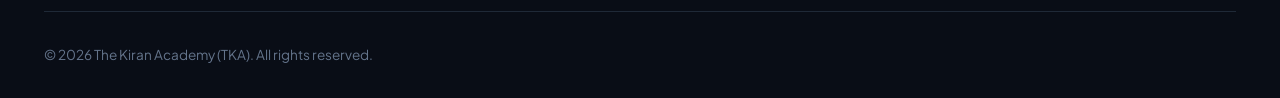
<file: placements.html>
<!DOCTYPE html>
<html lang="en" data-theme="light">
<head>
  <meta charset="UTF-8">
  <meta name="viewport" content="width=device-width, initial-scale=1.0">
  <title>Placements & Career Support | The Kiran Academy (TKA)</title>
  <meta name="description" content="TKA Placement Cell: Career preparation roadmap, hiring partners, student success stories, and interview prep resources.">
  
  <link rel="stylesheet" href="css/style.css">
  <link rel="stylesheet" href="css/responsive.css">
  <link rel="stylesheet" href="https://cdnjs.cloudflare.com/ajax/libs/font-awesome/6.4.0/css/all.min.css">
</head>
<body>

  <!-- Header Navigation -->
  <header class="header-navbar">
    <div class="container nav-container">
      <a href="index.html" class="brand-logo">
        <div class="logo-icon-box">TKA</div>
        <div class="logo-text">The Kiran <span>Academy</span></div>
      </a>

      <nav class="nav-menu">
        <a href="index.html" class="nav-link">Home</a>
        <a href="courses.html" class="nav-link">Courses</a>
        <a href="internships.html" class="nav-link">Internships</a>
        <a href="placements.html" class="nav-link active">Placements</a>
        <a href="mock-tests.html" class="nav-link">Mock Tests</a>
        <a href="about.html" class="nav-link">About Us</a>
        <a href="contact.html" class="nav-link">Contact</a>
      </nav>

      <div class="nav-actions">
        <button class="theme-toggle-btn" aria-label="Toggle Theme">
          <i class="fa-solid fa-moon"></i>
        </button>
        <div class="auth-nav-container">
          <a href="login.html" class="btn btn-secondary btn-sm">Login</a>
          <a href="register.html" class="btn btn-primary btn-sm">Get Started</a>
        </div>
        <button class="hamburger-btn" aria-label="Open Navigation Menu">
          <i class="fa-solid fa-bars"></i>
        </button>
      </div>
    </div>
  </header>

  <!-- Mobile Drawer Menu -->
  <div class="drawer-overlay"></div>
  <div class="mobile-nav-drawer">
    <div class="drawer-header">
      <div class="brand-logo">
        <div class="logo-icon-box">TKA</div>
        <div class="logo-text">The Kiran <span>Academy</span></div>
      </div>
      <button class="drawer-close">&times;</button>
    </div>
    <nav class="mobile-nav-links">
      <a href="index.html" class="nav-link">Home</a>
      <a href="courses.html" class="nav-link">Courses</a>
      <a href="internships.html" class="nav-link">Internships</a>
      <a href="placements.html" class="nav-link active">Placements</a>
      <a href="mock-tests.html" class="nav-link">Mock Tests</a>
      <a href="about.html" class="nav-link">About Us</a>
      <a href="contact.html" class="nav-link">Contact</a>
      <a href="dashboard.html" class="nav-link">Student Portal</a>
    </nav>
  </div>

  <!-- Hero Banner -->
  <section class="section-padding" style="background: linear-gradient(135deg, #0f172a 0%, #1e293b 100%); color: #fff;">
    <div class="container" style="text-align: center; max-width: 800px;">
      <span class="section-subtitle" style="background: rgba(37,99,235,0.2); border-color: rgba(37,99,235,0.4);"><i class="fa-solid fa-trophy"></i> Dedicated Placement Cell</span>
      <h1 class="section-title" style="color: #fff; font-size: 2.75rem;">Your Pathway to Top IT Careers</h1>
      <p style="color: #94a3b8; font-size: 1.15rem; margin-bottom: 2rem;">
        From fundamental coding concepts to final HR negotiations, we guide you at every single step of your IT placement journey.
      </p>

      <div style="display: flex; gap: 1rem; justify-content: center; flex-wrap: wrap;">
        <a href="courses.html" class="btn btn-primary btn-lg">Explore Career Tracks</a>
        <button onclick="openResourceModal()" class="btn btn-outline btn-lg" style="color: #fff; border-color: #fff;">
          <i class="fa-solid fa-file-pdf"></i> Placement Prep Checklist
        </button>
      </div>
      
      <div style="margin-top: 1.5rem; font-size: 0.8rem; color: #64748b;">
        * Notice: Figures & placement statistics presented below serve as illustrative sample data.
      </div>
    </div>
  </section>

  <!-- Placement Stats Banner -->
  <section class="stats-counter-section">
    <div class="container">
      <div class="stats-grid">
        <div class="stat-item">
          <div class="stat-number" data-target="94" data-suffix="%">0</div>
          <div class="stat-title">Placement Success Rate</div>
          <div class="stat-sub">Batch Average</div>
        </div>
        <div class="stat-item">
          <div class="stat-number" data-target="350" data-suffix="+">0</div>
          <div class="stat-title">Recruitment Partners</div>
          <div class="stat-sub">IT Companies</div>
        </div>
        <div class="stat-item">
          <div class="stat-number" data-target="18.5" data-suffix=" LPA" data-prefix="₹">0</div>
          <div class="stat-title">Highest Package</div>
          <div class="stat-sub">Product Track</div>
        </div>
        <div class="stat-item">
          <div class="stat-number" data-target="8.5" data-suffix=" LPA" data-prefix="₹">0</div>
          <div class="stat-title">Average Package</div>
          <div class="stat-sub">Full Stack Engineers</div>
        </div>
      </div>
    </div>
  </section>

  <!-- 4-Step Career Preparation Roadmap -->
  <section class="section-padding" style="background: var(--bg-body);">
    <div class="container">
      <div class="section-header">
        <span class="section-subtitle"><i class="fa-solid fa-map-location-dot"></i> Proven Methodology</span>
        <h2 class="section-title">4-Phase Placement Preparation Roadmap</h2>
        <p class="section-desc">Our structured 4-step framework ensures guaranteed interview readiness.</p>
      </div>

      <div class="features-grid">
        <div class="feature-card">
          <div class="feature-icon-wrapper" style="background: var(--primary-light); color: var(--primary);">
            <strong style="font-size: 1.3rem;">01</strong>
          </div>
          <h3 class="feature-title">Phase 1: Deep Tech Foundation</h3>
          <p class="feature-desc">Master core languages (Java, Python, C++), Database Design, Data Structures & Algorithms, and System Architecture with live coding.</p>
        </div>

        <div class="feature-card">
          <div class="feature-icon-wrapper" style="background: var(--accent-light); color: var(--accent);">
            <strong style="font-size: 1.3rem;">02</strong>
          </div>
          <h3 class="feature-title">Phase 2: Live Portfolio Projects</h3>
          <p class="feature-desc">Build commercial full-stack applications with Microservices, Spring Boot, React, and deployment on Cloud platforms with GitHub integration.</p>
        </div>

        <div class="feature-card">
          <div class="feature-icon-wrapper" style="background: var(--warning-light); color: var(--warning);">
            <strong style="font-size: 1.3rem;">03</strong>
          </div>
          <h3 class="feature-title">Phase 3: Aptitude & ATS Resume</h3>
          <p class="feature-desc">Solve company-specific aptitude papers (TCS NQT, Infosys InfyTq), optimize your ATS resume score, and polish your LinkedIn profile.</p>
        </div>

        <div class="feature-card">
          <div class="feature-icon-wrapper" style="background: var(--success-light); color: var(--success);">
            <strong style="font-size: 1.3rem;">04</strong>
          </div>
          <h3 class="feature-title">Phase 4: Mock Interviews & Drives</h3>
          <p class="feature-desc">Engage in 1-on-1 technical and HR mock rounds with hiring managers followed by direct referrals into top company placement drives.</p>
        </div>
      </div>
    </div>
  </section>

  <!-- Hiring Partner Network Grid -->
  <section class="section-padding" style="background: var(--bg-surface); border-top: 1px solid var(--border-color); border-bottom: 1px solid var(--border-color);">
    <div class="container">
      <div class="section-header">
        <span class="section-subtitle"><i class="fa-solid fa-handshake"></i> Corporate Network</span>
        <h2 class="section-title">Our Top Hiring Partners</h2>
        <p class="section-desc">Sample IT MNCs and product enterprises hiring our trained candidates.</p>
      </div>

      <div style="display: grid; grid-template-columns: repeat(auto-fill, minmax(160px, 1fr)); gap: 1.25rem;">
        <div class="recruiter-chip" style="padding: 1.5rem 1rem;">TCS</div>
        <div class="recruiter-chip" style="padding: 1.5rem 1rem;">Infosys</div>
        <div class="recruiter-chip" style="padding: 1.5rem 1rem;">Wipro</div>
        <div class="recruiter-chip" style="padding: 1.5rem 1rem;">Capgemini</div>
        <div class="recruiter-chip" style="padding: 1.5rem 1rem;">Accenture</div>
        <div class="recruiter-chip" style="padding: 1.5rem 1rem;">Cognizant</div>
        <div class="recruiter-chip" style="padding: 1.5rem 1rem;">Tech Mahindra</div>
        <div class="recruiter-chip" style="padding: 1.5rem 1rem;">Persistent</div>
        <div class="recruiter-chip" style="padding: 1.5rem 1rem;">LTI Mindtree</div>
        <div class="recruiter-chip" style="padding: 1.5rem 1rem;">Atos Syntel</div>
        <div class="recruiter-chip" style="padding: 1.5rem 1rem;">Zensar Tech</div>
        <div class="recruiter-chip" style="padding: 1.5rem 1rem;">Hexaware</div>
      </div>
    </div>
  </section>

  <!-- Success Stories Grid -->
  <section class="section-padding" style="background: var(--bg-body);">
    <div class="container">
      <div class="section-header">
        <span class="section-subtitle"><i class="fa-solid fa-star"></i> Alumni Triumph</span>
        <h2 class="section-title">Student Placement Stories</h2>
        <p class="section-desc">Real stories of determination, skill building, and successful IT career transitions.</p>
      </div>

      <div class="testimonials-grid">
        <div class="testimonial-card">
          <div style="display: flex; justify-content: space-between; align-items: center; margin-bottom: 1rem;">
            <span class="badge badge-success">Placed at TCS</span>
            <strong style="color: var(--primary); font-size: 1.1rem;">₹7.5 LPA</strong>
          </div>
          <p class="testimonial-text">
            "Coming from a Mechanical Engineering background, I had zero coding knowledge. TKA's Java Full Stack course and step-by-step guidance enabled me to crack TCS Digital!"
          </p>
          <div class="student-info">
            <div class="student-avatar" style="background: var(--primary); color:#fff; display:flex; align-items:center; justify-content:center; font-weight:700;">AP</div>
            <div class="student-details">
              <h5>Aditya Patil</h5>
              <p>System Engineer - TCS</p>
            </div>
          </div>
        </div>

        <div class="testimonial-card">
          <div style="display: flex; justify-content: space-between; align-items: center; margin-bottom: 1rem;">
            <span class="badge badge-success">Placed at Infosys</span>
            <strong style="color: var(--primary); font-size: 1.1rem;">₹6.8 LPA</strong>
          </div>
          <p class="testimonial-text">
            "The daily Aptitude test practice and 1-on-1 mock interview feedback gave me the exact edge needed during campus recruitment drives."
          </p>
          <div class="student-info">
            <div class="student-avatar" style="background: var(--accent); color:#fff; display:flex; align-items:center; justify-content:center; font-weight:700;">SK</div>
            <div class="student-details">
              <h5>Sneha Kulkarni</h5>
              <p>Specialist Programmer - Infosys</p>
            </div>
          </div>
        </div>

        <div class="testimonial-card">
          <div style="display: flex; justify-content: space-between; align-items: center; margin-bottom: 1rem;">
            <span class="badge badge-success">Placed at Capgemini</span>
            <strong style="color: var(--primary); font-size: 1.1rem;">₹8.0 LPA</strong>
          </div>
          <p class="testimonial-text">
            "TKA placement team continuously shared interview calls until I secured my dream role. I am deeply thankful to Kiran Sir and mentors!"
          </p>
          <div class="student-info">
            <div class="student-avatar" style="background: var(--success); color:#fff; display:flex; align-items:center; justify-content:center; font-weight:700;">VR</div>
            <div class="student-details">
              <h5>Vikram Rao</h5>
              <p>Senior Software Analyst - Capgemini</p>
            </div>
          </div>
        </div>
      </div>
    </div>
  </section>

  <!-- Footer -->
  <footer class="main-footer">
    <div class="container">
      <div class="footer-grid">
        <div class="footer-brand">
          <a href="index.html" class="brand-logo">
            <div class="logo-icon-box">TKA</div>
            <div class="logo-text" style="color: #fff;">The Kiran <span>Academy</span></div>
          </a>
          <p class="footer-brand-desc">
            Empowering tech careers through expert mentorship & placement support.
          </p>
        </div>

        <div>
          <h4 class="footer-heading">Pages</h4>
          <div class="footer-links">
            <a href="index.html">Home</a>
            <a href="courses.html">Courses</a>
            <a href="internships.html">Internships</a>
            <a href="placements.html">Placements</a>
          </div>
        </div>

        <div>
          <h4 class="footer-heading">Preparation</h4>
          <div class="footer-links">
            <a href="mock-tests.html">Mock Test Series</a>
            <a href="dashboard.html">Student Portal</a>
          </div>
        </div>

        <div>
          <h4 class="footer-heading">Campus</h4>
          <div class="footer-links" style="font-size: 0.85rem;">
            <div>Karve Nagar, Pune, MS 411052</div>
          </div>
        </div>
      </div>

      <div class="footer-bottom">
        <div>&copy; 2026 The Kiran Academy (TKA). All rights reserved.</div>
      </div>
    </div>
  </footer>

  <script src="js/main.js"></script>
  <script>
    function openResourceModal() {
      const modalHtml = `
        <div class="modal-backdrop active" id="resourceModal">
          <div class="modal-dialog">
            <div class="modal-header">
              <h3 class="modal-title">TKA Placement Preparation Checklist</h3>
              <button class="modal-close" onclick="document.getElementById('resourceModal').remove()">&times;</button>
            </div>
            <div class="modal-body">
              <div style="display: flex; flex-direction: column; gap: 0.85rem;">
                <label style="display: flex; align-items: center; gap: 0.6rem; font-size: 0.95rem;">
                  <input type="checkbox" checked disabled> Master Core Java / Python OOPs principles & Collection framework
                </label>
                <label style="display: flex; align-items: center; gap: 0.6rem; font-size: 0.95rem;">
                  <input type="checkbox" checked disabled> Solve 100+ LeetCode / GeeksForGeeks Data Structure problems
                </label>
                <label style="display: flex; align-items: center; gap: 0.6rem; font-size: 0.95rem;">
                  <input type="checkbox" checked disabled> Complete 2 full-stack projects with live deployment links
                </label>
                <label style="display: flex; align-items: center; gap: 0.6rem; font-size: 0.95rem;">
                  <input type="checkbox" checked disabled> Generate ATS-friendly 1-page resume with optimized tech keywords
                </label>
                <label style="display: flex; align-items: center; gap: 0.6rem; font-size: 0.95rem;">
                  <input type="checkbox" checked disabled> Complete 5 mock tests & 2 technical mock interviews
                </label>
              </div>

              <div style="margin-top: 1.5rem; text-align: center;">
                <button onclick="showToast('Downloading TKA Placement Guide PDF...', 'success'); document.getElementById('resourceModal').remove();" class="btn btn-primary btn-block">
                  <i class="fa-solid fa-download"></i> Download Preparation Guide (PDF Demo)
                </button>
              </div>
            </div>
          </div>
        </div>
      `;
      document.body.insertAdjacentHTML('beforeend', modalHtml);
    }
  </script>
</body>
</html>
</file>
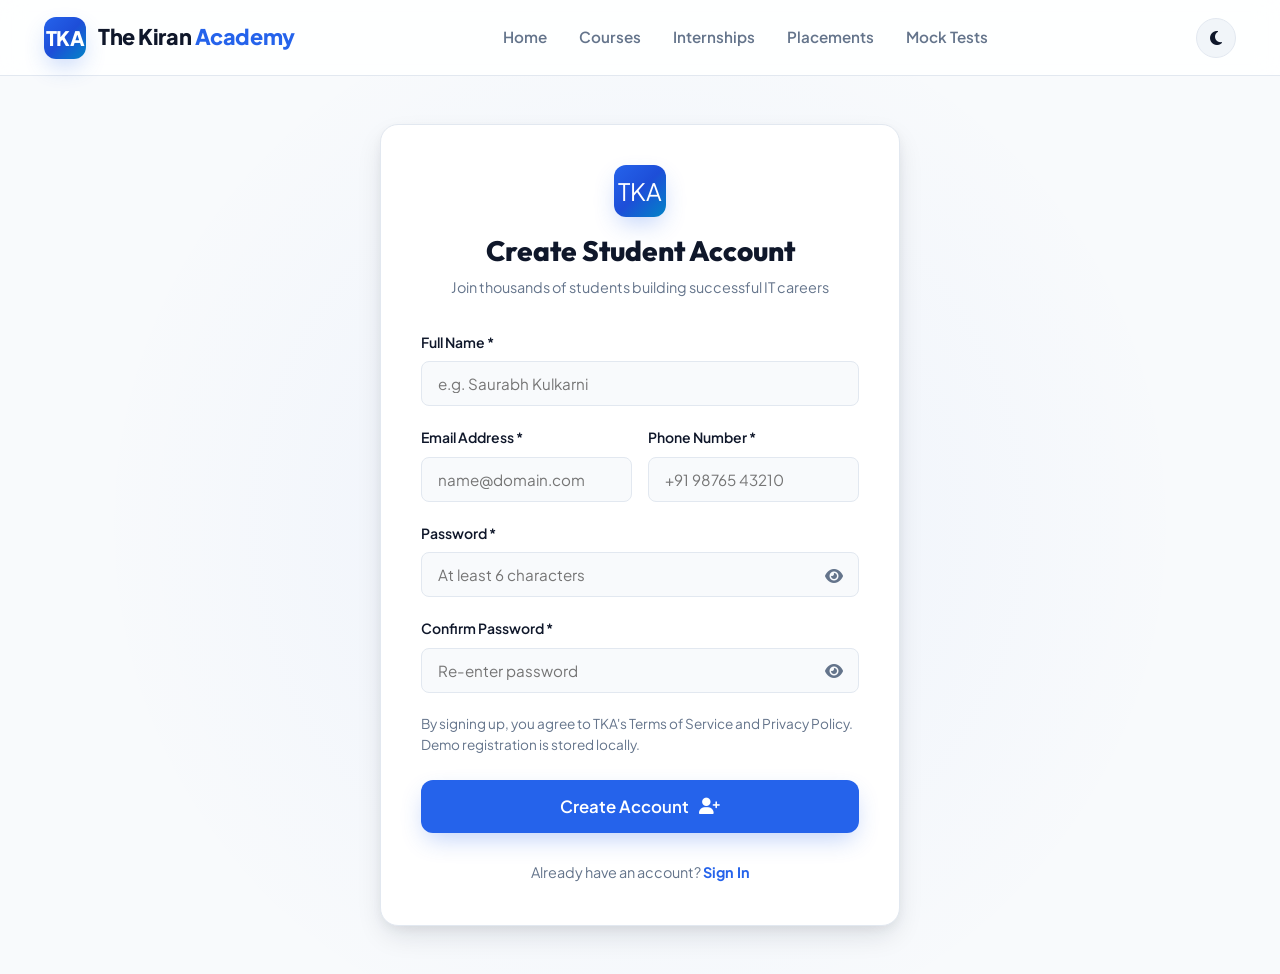
<file: register.html>
<!DOCTYPE html>
<html lang="en" data-theme="light">
<head>
  <meta charset="UTF-8">
  <meta name="viewport" content="width=device-width, initial-scale=1.0">
  <title>Create Student Account | The Kiran Academy (TKA)</title>
  <meta name="description" content="Register for a new student account at The Kiran Academy to access Java, Python, DSA courses, and mock test series.">
  
  <link rel="stylesheet" href="css/style.css">
  <link rel="stylesheet" href="css/responsive.css">
  <link rel="stylesheet" href="css/dashboard.css">
  <link rel="stylesheet" href="https://cdnjs.cloudflare.com/ajax/libs/font-awesome/6.4.0/css/all.min.css">
</head>
<body>

  <!-- Header Navigation -->
  <header class="header-navbar">
    <div class="container nav-container">
      <a href="index.html" class="brand-logo">
        <div class="logo-icon-box">TKA</div>
        <div class="logo-text">The Kiran <span>Academy</span></div>
      </a>

      <nav class="nav-menu">
        <a href="index.html" class="nav-link">Home</a>
        <a href="courses.html" class="nav-link">Courses</a>
        <a href="internships.html" class="nav-link">Internships</a>
        <a href="placements.html" class="nav-link">Placements</a>
        <a href="mock-tests.html" class="nav-link">Mock Tests</a>
      </nav>

      <div class="nav-actions">
        <button class="theme-toggle-btn" aria-label="Toggle Theme">
          <i class="fa-solid fa-moon"></i>
        </button>
      </div>
    </div>
  </header>

  <!-- Register Main Container -->
  <div class="auth-page-wrapper">
    <div class="auth-card" style="max-width: 520px;">
      <div class="auth-header">
        <div class="logo-icon-box" style="margin: 0 auto 1rem auto; width: 52px; height: 52px; font-size: 1.5rem;">TKA</div>
        <h1 class="auth-title">Create Student Account</h1>
        <p style="color: var(--text-muted); font-size: 0.9rem;">Join thousands of students building successful IT careers</p>
      </div>

      <form id="tkaRegisterForm">
        <div class="form-group">
          <label class="form-label">Full Name *</label>
          <input type="text" id="regName" class="form-control" required placeholder="e.g. Saurabh Kulkarni">
        </div>

        <div style="display: grid; grid-template-columns: 1fr 1fr; gap: 1rem;">
          <div class="form-group">
            <label class="form-label">Email Address *</label>
            <input type="email" id="regEmail" class="form-control" required placeholder="name@domain.com">
          </div>

          <div class="form-group">
            <label class="form-label">Phone Number *</label>
            <input type="tel" id="regPhone" class="form-control" required placeholder="+91 98765 43210">
          </div>
        </div>

        <div class="form-group">
          <label class="form-label">Password *</label>
          <div class="password-input-wrap">
            <input type="password" id="regPassword" class="form-control" required placeholder="At least 6 characters">
            <button type="button" class="password-toggle-btn" onclick="togglePasswordVisibility('regPassword', this)">
              <i class="fa-solid fa-eye"></i>
            </button>
          </div>
        </div>

        <div class="form-group">
          <label class="form-label">Confirm Password *</label>
          <div class="password-input-wrap">
            <input type="password" id="regConfirmPassword" class="form-control" required placeholder="Re-enter password">
            <button type="button" class="password-toggle-btn" onclick="togglePasswordVisibility('regConfirmPassword', this)">
              <i class="fa-solid fa-eye"></i>
            </button>
          </div>
        </div>

        <div style="margin-bottom: 1.5rem; font-size: 0.85rem; color: var(--text-muted);">
          By signing up, you agree to TKA's Terms of Service and Privacy Policy. Demo registration is stored locally.
        </div>

        <button type="submit" class="btn btn-primary btn-block btn-lg">
          Create Account <i class="fa-solid fa-user-plus"></i>
        </button>
      </form>

      <div style="text-align: center; margin-top: 1.75rem; font-size: 0.9rem; color: var(--text-muted);">
        Already have an account? <a href="login.html" style="font-weight: 700;">Sign In</a>
      </div>
    </div>
  </div>

  <script src="js/main.js"></script>
  <script src="js/auth.js"></script>
</body>
</html>
</file>
<file: css/style.css>
/* ==========================================================================
   The Kiran Academy (TKA) - Main stylesheet
   Modern EdTech Aesthetic Design System
   ========================================================================== */

/* --------------------------------------------------------------------------
   1. Google Fonts & CSS Custom Properties (Theme Variables)
   -------------------------------------------------------------------------- */
@import url('https://fonts.googleapis.com/css2?family=Plus+Jakarta+Sans:wght@300;400;500;600;700;800&family=Outfit:wght@400;500;600;700;800&display=swap');

:root {
  /* Brand Palette */
  --primary: #2563eb;
  --primary-hover: #1d4ed8;
  --primary-light: #eff6ff;
  --primary-gradient: linear-gradient(135deg, #2563eb 0%, #1d4ed8 50%, #0284c7 100%);
  --accent: #06b6d4;
  --accent-light: #ecfeff;
  --accent-gradient: linear-gradient(135deg, #06b6d4 0%, #3b82f6 100%);
  
  /* Status Colors */
  --success: #10b981;
  --success-light: #d1fae5;
  --warning: #f59e0b;
  --warning-light: #fef3c7;
  --danger: #ef4444;
  --danger-light: #fee2e2;
  --info: #3b82f6;
  --info-light: #dbeafe;

  /* Light Mode Surface Colors */
  --bg-body: #f8fafc;
  --bg-surface: #ffffff;
  --bg-surface-alt: #f1f5f9;
  --bg-glass: rgba(255, 255, 255, 0.85);
  
  /* Text Colors */
  --text-main: #0f172a;
  --text-muted: #64748b;
  --text-light: #94a3b8;
  --text-inverse: #ffffff;
  
  /* Borders & Dividers */
  --border-color: #e2e8f0;
  --border-focus: #3b82f6;
  
  /* Shadows */
  --shadow-sm: 0 1px 3px rgba(15, 23, 42, 0.06), 0 1px 2px rgba(15, 23, 42, 0.04);
  --shadow-md: 0 4px 12px -2px rgba(15, 23, 42, 0.08), 0 2px 6px -1px rgba(15, 23, 42, 0.04);
  --shadow-lg: 0 12px 28px -4px rgba(15, 23, 42, 0.12), 0 4px 12px -2px rgba(15, 23, 42, 0.06);
  --shadow-primary: 0 10px 25px -5px rgba(37, 99, 235, 0.3);
  
  /* Layout & Geometry */
  --radius-sm: 8px;
  --radius-md: 12px;
  --radius-lg: 18px;
  --radius-full: 9999px;
  --container-max: 1240px;
  --header-height: 76px;

  /* Transitions */
  --transition-fast: 0.15s ease;
  --transition-normal: 0.25s cubic-bezier(0.4, 0, 0.2, 1);
  --transition-slow: 0.4s cubic-bezier(0.4, 0, 0.2, 1);
}

/* Dark Theme Overrides */
[data-theme="dark"] {
  --bg-body: #090d16;
  --bg-surface: #111827;
  --bg-surface-alt: #1f2937;
  --bg-glass: rgba(17, 24, 39, 0.85);
  
  --text-main: #f3f4f6;
  --text-muted: #9ca3af;
  --text-light: #6b7280;
  
  --border-color: #1f2937;
  --border-focus: #60a5fa;
  
  --primary-light: rgba(37, 99, 235, 0.15);
  --accent-light: rgba(6, 182, 212, 0.15);
  
  --shadow-sm: 0 1px 3px rgba(0, 0, 0, 0.4);
  --shadow-md: 0 4px 16px rgba(0, 0, 0, 0.5);
  --shadow-lg: 0 12px 32px rgba(0, 0, 0, 0.6);
  --shadow-primary: 0 10px 25px -5px rgba(37, 99, 235, 0.4);
}

/* --------------------------------------------------------------------------
   2. Reset & General Styles
   -------------------------------------------------------------------------- */
*, *::before, *::after {
  box-sizing: border-box;
  margin: 0;
  padding: 0;
}

html {
  scroll-behavior: smooth;
  font-size: 16px;
}

body {
  font-family: 'Plus Jakarta Sans', system-ui, -apple-system, sans-serif;
  background-color: var(--bg-body);
  color: var(--text-main);
  line-height: 1.6;
  transition: background-color var(--transition-normal), color var(--transition-normal);
  overflow-x: hidden;
  -webkit-font-smoothing: antialiased;
}

h1, h2, h3, h4, h5, h6 {
  font-family: 'Outfit', 'Plus Jakarta Sans', sans-serif;
  color: var(--text-main);
  font-weight: 700;
  line-height: 1.25;
}

a {
  color: var(--primary);
  text-decoration: none;
  transition: color var(--transition-fast);
}

a:hover {
  color: var(--primary-hover);
}

ul, ol {
  list-style: none;
}

img, svg {
  max-width: 100%;
  height: auto;
  display: block;
}

button, input, select, textarea {
  font-family: inherit;
  font-size: inherit;
}

/* --------------------------------------------------------------------------
   3. Container & Layout Helpers
   -------------------------------------------------------------------------- */
.container {
  width: 100%;
  max-width: var(--container-max);
  margin-left: auto;
  margin-right: auto;
  padding-left: 1.5rem;
  padding-right: 1.5rem;
}

.section-padding {
  padding-top: 5rem;
  padding-bottom: 5rem;
}

.section-header {
  text-align: center;
  max-width: 700px;
  margin: 0 auto 3.5rem auto;
}

.section-subtitle {
  display: inline-flex;
  align-items: center;
  gap: 0.5rem;
  color: var(--primary);
  background-color: var(--primary-light);
  padding: 0.35rem 1rem;
  border-radius: var(--radius-full);
  font-size: 0.875rem;
  font-weight: 600;
  text-transform: uppercase;
  letter-spacing: 0.05em;
  margin-bottom: 1rem;
  border: 1px solid rgba(37, 99, 235, 0.2);
}

.section-title {
  font-size: 2.25rem;
  font-weight: 800;
  letter-spacing: -0.02em;
  margin-bottom: 1rem;
}

.section-desc {
  font-size: 1.125rem;
  color: var(--text-muted);
}

.gradient-text {
  background: var(--primary-gradient);
  -webkit-background-clip: text;
  -webkit-text-fill-color: transparent;
  display: inline-block;
}

/* --------------------------------------------------------------------------
   4. Buttons & Badges
   -------------------------------------------------------------------------- */
.btn {
  display: inline-flex;
  align-items: center;
  justify-content: center;
  gap: 0.6rem;
  padding: 0.75rem 1.75rem;
  border-radius: var(--radius-md);
  font-weight: 600;
  font-size: 0.95rem;
  cursor: pointer;
  transition: all var(--transition-normal);
  border: 1px solid transparent;
  outline: none;
  white-space: nowrap;
}

.btn-primary {
  background: var(--primary);
  color: #ffffff;
  box-shadow: var(--shadow-primary);
}

.btn-primary:hover {
  background: var(--primary-hover);
  color: #ffffff;
  transform: translateY(-2px);
  box-shadow: 0 12px 28px -4px rgba(37, 99, 235, 0.45);
}

.btn-secondary {
  background: var(--bg-surface-alt);
  color: var(--text-main);
  border-color: var(--border-color);
}

.btn-secondary:hover {
  background: var(--border-color);
  color: var(--text-main);
  transform: translateY(-2px);
}

.btn-outline {
  background: transparent;
  color: var(--primary);
  border-color: var(--primary);
}

.btn-outline:hover {
  background: var(--primary);
  color: #ffffff;
  transform: translateY(-2px);
}

.btn-accent {
  background: var(--accent-gradient);
  color: #ffffff;
  box-shadow: 0 8px 20px -4px rgba(6, 182, 212, 0.4);
}

.btn-accent:hover {
  transform: translateY(-2px);
  box-shadow: 0 12px 25px -4px rgba(6, 182, 212, 0.55);
}

.btn-sm {
  padding: 0.45rem 1rem;
  font-size: 0.85rem;
  border-radius: var(--radius-sm);
}

.btn-lg {
  padding: 0.95rem 2.25rem;
  font-size: 1.05rem;
  border-radius: var(--radius-md);
}

.btn-block {
  width: 100%;
}

.badge {
  display: inline-flex;
  align-items: center;
  gap: 0.35rem;
  padding: 0.25rem 0.75rem;
  border-radius: var(--radius-full);
  font-size: 0.75rem;
  font-weight: 700;
  text-transform: uppercase;
  letter-spacing: 0.04em;
}

.badge-primary { background: var(--primary-light); color: var(--primary); }
.badge-success { background: var(--success-light); color: #047857; }
.badge-warning { background: var(--warning-light); color: #b45309; }
.badge-danger { background: var(--danger-light); color: #b91c1c; }
.badge-info { background: var(--info-light); color: #1d4ed8; }

/* --------------------------------------------------------------------------
   5. Top Announcement Bar
   -------------------------------------------------------------------------- */
.top-announcement {
  background: linear-gradient(90deg, #1e293b 0%, #0f172a 100%);
  color: #ffffff;
  padding: 0.5rem 1rem;
  font-size: 0.875rem;
  text-align: center;
  position: relative;
  z-index: 1001;
  border-bottom: 1px solid rgba(255, 255, 255, 0.1);
}

.announcement-content {
  display: flex;
  align-items: center;
  justify-content: center;
  gap: 0.75rem;
  flex-wrap: wrap;
}

.announcement-badge {
  background: #f59e0b;
  color: #000;
  font-size: 0.7rem;
  font-weight: 800;
  padding: 0.15rem 0.5rem;
  border-radius: 4px;
  text-transform: uppercase;
}

.announcement-link {
  color: #60a5fa;
  font-weight: 600;
  text-decoration: underline;
  margin-left: 0.5rem;
}

.announcement-close {
  position: absolute;
  right: 1rem;
  top: 50%;
  transform: translateY(-50%);
  background: transparent;
  border: none;
  color: #94a3b8;
  cursor: pointer;
  font-size: 1rem;
}

.announcement-close:hover {
  color: #ffffff;
}

/* --------------------------------------------------------------------------
   6. Navigation Bar
   -------------------------------------------------------------------------- */
.header-navbar {
  position: sticky;
  top: 0;
  z-index: 1000;
  height: var(--header-height);
  background: var(--bg-glass);
  backdrop-filter: blur(12px);
  -webkit-backdrop-filter: blur(12px);
  border-bottom: 1px solid var(--border-color);
  transition: all var(--transition-normal);
}

.header-navbar.scrolled {
  box-shadow: var(--shadow-md);
  height: 68px;
}

.nav-container {
  display: flex;
  align-items: center;
  justify-content: space-between;
  height: 100%;
}

.brand-logo {
  display: flex;
  align-items: center;
  gap: 0.75rem;
  font-size: 1.35rem;
  font-weight: 800;
  color: var(--text-main);
  letter-spacing: -0.02em;
}

.logo-icon-box {
  width: 42px;
  height: 42px;
  background: var(--primary-gradient);
  color: #ffffff;
  border-radius: var(--radius-md);
  display: flex;
  align-items: center;
  justify-content: center;
  font-size: 1.25rem;
  box-shadow: var(--shadow-primary);
}

.logo-text span {
  color: var(--primary);
}

.nav-menu {
  display: flex;
  align-items: center;
  gap: 2rem;
}

.nav-link {
  font-weight: 600;
  font-size: 0.95rem;
  color: var(--text-muted);
  position: relative;
  padding: 0.5rem 0;

}

.nav-link:hover, .nav-link.active {
  color: var(--primary);
}

.nav-link::after {
  content: '';
  position: absolute;
  bottom: 0;
  left: 0;
  width: 0;
  height: 2.5px;
  background: var(--primary);
  border-radius: 2px;
  transition: width var(--transition-normal);
}

.nav-link:hover::after, .nav-link.active::after {
  width: 100%;
}

.nav-actions {
  display: flex;
  align-items: center;
  gap: 1rem;
}

.theme-toggle-btn {
  background: var(--bg-surface-alt);
  border: 1px solid var(--border-color);
  color: var(--text-main);
  width: 40px;
  height: 40px;
  border-radius: var(--radius-full);
  display: flex;
  align-items: center;
  justify-content: center;
  cursor: pointer;
  transition: all var(--transition-normal);
}

.theme-toggle-btn:hover {
  background: var(--border-color);
  transform: rotate(15deg);
}

.hamburger-btn {
  display: none;
  background: transparent;
  border: none;
  font-size: 1.4rem;
  color: var(--text-main);
  cursor: pointer;
  padding: 0.5rem;
}

/* Mobile Nav Drawer */
.mobile-nav-drawer {
  position: fixed;
  top: 0;
  right: -100%;
  width: 300px;
  height: 100vh;
  background: var(--bg-surface);
  z-index: 1100;
  box-shadow: var(--shadow-lg);
  padding: 2rem;
  display: flex;
  flex-direction: column;
  justify-content: space-between;
  transition: right var(--transition-normal);
}

.mobile-nav-drawer.active {
  right: 0;
}

.drawer-header {
  display: flex;
  align-items: center;
  justify-content: space-between;
  margin-bottom: 2rem;
}

.drawer-close {
  background: transparent;
  border: none;
  font-size: 1.5rem;
  color: var(--text-main);
  cursor: pointer;
}

.mobile-nav-links {
  display: flex;
  flex-direction: column;
  gap: 1.25rem;
}

.mobile-nav-links .nav-link {
  font-size: 1.1rem;
}

.drawer-overlay {
  position: fixed;
  top: 0;
  left: 0;
  width: 100vw;
  height: 100vh;
  background: rgba(15, 23, 42, 0.6);
  backdrop-filter: blur(4px);
  z-index: 1050;
  opacity: 0;
  pointer-events: none;
  transition: opacity var(--transition-normal);
}

.drawer-overlay.active {
  opacity: 1;
  pointer-events: auto;
}

/* --------------------------------------------------------------------------
   7. Hero Section
   -------------------------------------------------------------------------- */
.hero-section {
  position: relative;
  padding-top: 4rem;
  padding-bottom: 6rem;
  overflow: hidden;
  background: radial-gradient(circle at 80% 20%, rgba(37, 99, 235, 0.08) 0%, transparent 40%),
              radial-gradient(circle at 10% 80%, rgba(6, 182, 212, 0.08) 0%, transparent 40%);
}

.hero-grid {
  display: grid;
  grid-template-columns: 1.1fr 0.9fr;
  gap: 3.5rem;
  align-items: center;
}

.hero-badge {
  display: inline-flex;
  align-items: center;
  gap: 0.6rem;
  padding: 0.4rem 1rem;
  background: var(--primary-light);
  border: 1px solid rgba(37, 99, 235, 0.25);
  border-radius: var(--radius-full);
  color: var(--primary);
  font-size: 0.875rem;
  font-weight: 700;
  margin-bottom: 1.5rem;
}

.hero-title {
  font-size: 3.25rem;
  font-weight: 800;
  line-height: 1.15;
  letter-spacing: -0.03em;
  margin-bottom: 1.25rem;
}

.hero-desc {
  font-size: 1.18rem;
  color: var(--text-muted);
  margin-bottom: 2.25rem;
  max-width: 580px;
}

.hero-ctas {
  display: flex;
  align-items: center;
  gap: 1rem;
  flex-wrap: wrap;
  margin-bottom: 2.5rem;
}

.hero-trust-bar {
  display: flex;
  align-items: center;
  gap: 1.5rem;
  padding-top: 1.5rem;
  border-top: 1px solid var(--border-color);
}

.trust-item {
  display: flex;
  align-items: center;
  gap: 0.6rem;
  font-size: 0.9rem;
  color: var(--text-muted);
  font-weight: 600;
}

.trust-item i {
  color: var(--success);
  font-size: 1.1rem;
}

/* Hero Visual Box */
.hero-visual-wrapper {
  position: relative;
}

.hero-main-card {
  background: var(--bg-surface);
  border: 1px solid var(--border-color);
  border-radius: var(--radius-lg);
  padding: 1.75rem;
  box-shadow: var(--shadow-lg);
  position: relative;
  z-index: 2;
}

.visual-header {
  display: flex;
  align-items: center;
  justify-content: space-between;
  margin-bottom: 1.5rem;
  padding-bottom: 1rem;
  border-bottom: 1px solid var(--border-color);
}

.visual-header-title {
  font-weight: 700;
  font-size: 1.05rem;
  display: flex;
  align-items: center;
  gap: 0.5rem;
}

.visual-live-dot {
  width: 10px;
  height: 10px;
  background: var(--success);
  border-radius: 50%;
  animation: pulseGlow 1.8s infinite;
}

@keyframes pulseGlow {
  0% { box-shadow: 0 0 0 0 rgba(16, 185, 129, 0.7); }
  70% { box-shadow: 0 0 0 10px rgba(16, 185, 129, 0); }
  100% { box-shadow: 0 0 0 0 rgba(16, 185, 129, 0); }
}

.visual-stats-grid {
  display: grid;
  grid-template-columns: 1fr 1fr;
  gap: 1rem;
}

.v-stat-card {
  background: var(--bg-surface-alt);
  border-radius: var(--radius-md);
  padding: 1.2rem;
  border: 1px solid var(--border-color);
}

.v-stat-num {
  font-size: 1.8rem;
  font-weight: 800;
  color: var(--primary);
  margin-bottom: 0.2rem;
}

.v-stat-label {
  font-size: 0.85rem;
  color: var(--text-muted);
  font-weight: 600;
}

.hero-floating-card {
  position: absolute;
  background: var(--bg-surface);
  border: 1px solid var(--border-color);
  border-radius: var(--radius-md);
  padding: 1rem 1.25rem;
  box-shadow: var(--shadow-lg);
  display: flex;
  align-items: center;
  gap: 0.85rem;
  z-index: 3;
  animation: float 4s ease-in-out infinite;
}

.hero-floating-card.card-top {
  top: -20px;
  right: -20px;
}

.hero-floating-card.card-bottom {
  bottom: -20px;
  left: -20px;
  animation-delay: 2s;
}

@keyframes float {
  0%, 100% { transform: translateY(0); }
  50% { transform: translateY(-10px); }
}

.fc-icon {
  width: 44px;
  height: 44px;
  border-radius: var(--radius-sm);
  display: flex;
  align-items: center;
  justify-content: center;
  font-size: 1.2rem;
  color: #fff;
}

.fc-icon.blue { background: var(--primary); }
.fc-icon.green { background: var(--success); }

.fc-text h5 {
  font-size: 0.95rem;
  font-weight: 700;
}

.fc-text p {
  font-size: 0.8rem;
  color: var(--text-muted);
}

/* --------------------------------------------------------------------------
   8. Impact & Key Metrics Counter Section
   -------------------------------------------------------------------------- */
.stats-counter-section {
  background: var(--bg-surface);
  border-top: 1px solid var(--border-color);
  border-bottom: 1px solid var(--border-color);
  padding: 3rem 0;
}

.stats-grid {
  display: grid;
  grid-template-columns: repeat(4, 1fr);
  gap: 2rem;
}

.stat-item {
  text-align: center;
  position: relative;
}

.stat-item:not(:last-child)::after {
  content: '';
  position: absolute;
  right: 0;
  top: 15%;
  height: 70%;
  width: 1px;
  background: var(--border-color);
}

.stat-number {
  font-size: 2.75rem;
  font-weight: 800;
  color: var(--primary);
  line-height: 1;
  margin-bottom: 0.5rem;
}

.stat-title {
  font-size: 1rem;
  color: var(--text-main);
  font-weight: 700;
}

.stat-sub {
  font-size: 0.85rem;
  color: var(--text-muted);
}

/* --------------------------------------------------------------------------
   9. Courses Grid & Cards
   -------------------------------------------------------------------------- */
.course-filters-bar {
  display: flex;
  align-items: center;
  justify-content: space-between;
  gap: 1.5rem;
  flex-wrap: wrap;
  margin-bottom: 2.5rem;
  background: var(--bg-surface);
  padding: 1.25rem 1.5rem;
  border-radius: var(--radius-md);
  border: 1px solid var(--border-color);
  box-shadow: var(--shadow-sm);
}

.filter-tabs {
  display: flex;
  align-items: center;
  gap: 0.5rem;
  flex-wrap: wrap;
}

.tab-btn {
  padding: 0.5rem 1.1rem;
  border-radius: var(--radius-full);
  font-size: 0.875rem;
  font-weight: 600;
  background: transparent;
  color: var(--text-muted);
  border: 1px solid transparent;
  cursor: pointer;
  transition: all var(--transition-fast);
}

.tab-btn:hover {
  color: var(--primary);
  background: var(--primary-light);
}

.tab-btn.active {
  background: var(--primary);
  color: #ffffff;
  box-shadow: var(--shadow-sm);
}

.search-sort-group {
  display: flex;
  align-items: center;
  gap: 1rem;
  flex-wrap: wrap;
}

.search-box {
  position: relative;
  min-width: 240px;
}

.search-box input {
  width: 100%;
  padding: 0.55rem 1rem 0.55rem 2.5rem;
  border-radius: var(--radius-sm);
  border: 1px solid var(--border-color);
  background: var(--bg-body);
  color: var(--text-main);
  font-size: 0.9rem;
  outline: none;
  transition: border-color var(--transition-fast);
}

.search-box input:focus {
  border-color: var(--primary);
}

.search-box i {
  position: absolute;
  left: 0.85rem;
  top: 50%;
  transform: translateY(-50%);
  color: var(--text-muted);
  font-size: 0.9rem;
}

.select-box {
  padding: 0.55rem 1rem;
  border-radius: var(--radius-sm);
  border: 1px solid var(--border-color);
  background: var(--bg-body);
  color: var(--text-main);
  font-size: 0.9rem;
  outline: none;
  cursor: pointer;
}

.courses-grid {
  display: grid;
  grid-template-columns: repeat(auto-fill, minmax(350px, 1fr));
  gap: 2rem;
}

.course-card {
  background: var(--bg-surface);
  border-radius: var(--radius-lg);
  border: 1px solid var(--border-color);
  overflow: hidden;
  box-shadow: var(--shadow-sm);
  transition: all var(--transition-normal);
  display: flex;
  flex-direction: column;
}

.course-card:hover {
  transform: translateY(-6px);
  box-shadow: var(--shadow-lg);
  border-color: rgba(37, 99, 235, 0.3);
}

.course-banner {
  height: 180px;
  position: relative;
  overflow: hidden;
  background-size: cover;
  background-position: center;
}

.course-category-badge {
  position: absolute;
  top: 1rem;
  left: 1rem;
  z-index: 2;
}

.course-level-tag {
  position: absolute;
  top: 1rem;
  right: 1rem;
  background: rgba(15, 23, 42, 0.75);
  backdrop-filter: blur(4px);
  color: #ffffff;
  padding: 0.2rem 0.6rem;
  border-radius: var(--radius-sm);
  font-size: 0.75rem;
  font-weight: 600;
}

.course-body {
  padding: 1.5rem;
  display: flex;
  flex-direction: column;
  flex-grow: 1;
}

.course-meta {
  display: flex;
  align-items: center;
  gap: 1rem;
  font-size: 0.85rem;
  color: var(--text-muted);
  margin-bottom: 0.75rem;
}

.course-meta-item {
  display: flex;
  align-items: center;
  gap: 0.35rem;
}

.course-title {
  font-size: 1.2rem;
  font-weight: 700;
  margin-bottom: 0.6rem;
  line-height: 1.35;
}

.course-desc {
  font-size: 0.9rem;
  color: var(--text-muted);
  margin-bottom: 1.25rem;
  display: -webkit-box;
  -webkit-line-clamp: 2;
  -webkit-box-orient: vertical;
  overflow: hidden;
}

.course-instructor {
  display: flex;
  align-items: center;
  gap: 0.75rem;
  padding-top: 0.75rem;
  margin-top: auto;
  border-top: 1px solid var(--border-color);
}

.instructor-avatar {
  width: 34px;
  height: 34px;
  border-radius: 50%;
  object-fit: cover;
}

.instructor-name {
  font-size: 0.85rem;
  font-weight: 600;
}

.course-footer {
  padding: 1rem 1.5rem;
  background: var(--bg-surface-alt);
  border-top: 1px solid var(--border-color);
  display: flex;
  align-items: center;
  justify-content: space-between;
}

.course-price {
  display: flex;
  flex-direction: column;
}

.price-current {
  font-size: 1.35rem;
  font-weight: 800;
  color: var(--primary);
  line-height: 1;
}

.price-original {
  font-size: 0.8rem;
  color: var(--text-light);
  text-decoration: line-through;
}

/* --------------------------------------------------------------------------
   10. Feature Cards (Why Choose Us)
   -------------------------------------------------------------------------- */
.features-grid {
  display: grid;
  grid-template-columns: repeat(auto-fit, minmax(300px, 1fr));
  gap: 2rem;
}

.feature-card {
  background: var(--bg-surface);
  border: 1px solid var(--border-color);
  border-radius: var(--radius-lg);
  padding: 2rem;
  transition: all var(--transition-normal);
  position: relative;
  overflow: hidden;
}

.feature-card:hover {
  transform: translateY(-5px);
  box-shadow: var(--shadow-md);
  border-color: var(--primary);
}

.feature-icon-wrapper {
  width: 56px;
  height: 56px;
  border-radius: var(--radius-md);
  background: var(--primary-light);
  color: var(--primary);
  display: flex;
  align-items: center;
  justify-content: center;
  font-size: 1.5rem;
  margin-bottom: 1.5rem;
  transition: all var(--transition-normal);
}

.feature-card:hover .feature-icon-wrapper {
  background: var(--primary-gradient);
  color: #ffffff;
  transform: scale(1.05);
}

.feature-title {
  font-size: 1.25rem;
  font-weight: 700;
  margin-bottom: 0.75rem;
}

.feature-desc {
  font-size: 0.95rem;
  color: var(--text-muted);
}

/* --------------------------------------------------------------------------
   11. Internship Portal Section
   -------------------------------------------------------------------------- */
.internships-grid {
  display: grid;
  grid-template-columns: repeat(auto-fill, minmax(360px, 1fr));
  gap: 2rem;
}

.internship-card {
  background: var(--bg-surface);
  border: 1px solid var(--border-color);
  border-radius: var(--radius-lg);
  padding: 1.75rem;
  box-shadow: var(--shadow-sm);
  transition: all var(--transition-normal);
  display: flex;
  flex-direction: column;
}

.internship-card:hover {
  transform: translateY(-4px);
  box-shadow: var(--shadow-lg);
  border-color: var(--accent);
}

.intern-head {
  display: flex;
  align-items: flex-start;
  justify-content: space-between;
  margin-bottom: 1rem;
}

.intern-role {
  font-size: 1.25rem;
  font-weight: 700;
}

.intern-company {
  font-size: 0.9rem;
  color: var(--text-muted);
  font-weight: 600;
}

.intern-tags {
  display: flex;
  gap: 0.5rem;
  flex-wrap: wrap;
  margin-bottom: 1.25rem;
}

.intern-details-list {
  display: grid;
  grid-template-columns: 1fr 1fr;
  gap: 0.75rem;
  padding: 1rem 0;
  border-top: 1px solid var(--border-color);
  border-bottom: 1px solid var(--border-color);
  margin-bottom: 1.25rem;
}

.detail-item {
  font-size: 0.85rem;
}

.detail-item span {
  display: block;
  color: var(--text-muted);
  font-size: 0.75rem;
  text-transform: uppercase;
  font-weight: 700;
}

.detail-item strong {
  color: var(--text-main);
  font-weight: 700;
}

/* --------------------------------------------------------------------------
   12. Placements & Testimonials
   -------------------------------------------------------------------------- */
.placement-banner {
  background: linear-gradient(135deg, #0f172a 0%, #1e293b 100%);
  border-radius: var(--radius-lg);
  padding: 3.5rem 2.5rem;
  color: #ffffff;
  position: relative;
  overflow: hidden;
  margin-bottom: 4rem;
}

.placement-banner-grid {
  display: grid;
  grid-template-columns: 1.2fr 0.8fr;
  gap: 3rem;
  align-items: center;
}

.placement-banner h2 {
  color: #ffffff;
  font-size: 2.5rem;
  margin-bottom: 1rem;
}

.placement-banner p {
  color: #94a3b8;
  font-size: 1.1rem;
  margin-bottom: 2rem;
}

.recruiters-marquee {
  display: grid;
  grid-template-columns: repeat(auto-fit, minmax(130px, 1fr));
  gap: 1.25rem;
  margin-top: 2rem;
}

.recruiter-chip {
  background: var(--bg-surface);
  border: 1px solid var(--border-color);
  border-radius: var(--radius-md);
  padding: 1rem 0.5rem;
  text-align: center;
  font-weight: 700;
  color: var(--text-main);
  font-size: 0.95rem;
  box-shadow: var(--shadow-sm);
  transition: transform var(--transition-fast);
}

.recruiter-chip:hover {
  transform: translateY(-3px);
  border-color: var(--primary);
}

.testimonials-grid {
  display: grid;
  grid-template-columns: repeat(auto-fit, minmax(320px, 1fr));
  gap: 2rem;
}

.testimonial-card {
  background: var(--bg-surface);
  border: 1px solid var(--border-color);
  border-radius: var(--radius-lg);
  padding: 2rem;
  box-shadow: var(--shadow-sm);
  position: relative;
}

.rating-stars {
  color: #f59e0b;
  font-size: 0.9rem;
  margin-bottom: 1rem;
  display: flex;
  gap: 0.2rem;
}

.testimonial-text {
  font-size: 0.98rem;
  color: var(--text-main);
  line-height: 1.6;
  margin-bottom: 1.5rem;
  font-style: italic;
}

.student-info {
  display: flex;
  align-items: center;
  gap: 1rem;
}

.student-avatar {
  width: 48px;
  height: 48px;
  border-radius: 50%;
  object-fit: cover;
  border: 2px solid var(--primary);
}

.student-details h5 {
  font-size: 1rem;
  font-weight: 700;
}

.student-details p {
  font-size: 0.825rem;
  color: var(--text-muted);
}

/* --------------------------------------------------------------------------
   13. Accordion (FAQ)
   -------------------------------------------------------------------------- */
.faq-accordion {
  max-width: 800px;
  margin: 0 auto;
  display: flex;
  flex-direction: column;
  gap: 1rem;
}

.faq-item {
  background: var(--bg-surface);
  border: 1px solid var(--border-color);
  border-radius: var(--radius-md);
  overflow: hidden;
  transition: border-color var(--transition-fast);
}

.faq-item.active {
  border-color: var(--primary);
}

.faq-header {
  padding: 1.25rem 1.5rem;
  font-weight: 700;
  font-size: 1.05rem;
  display: flex;
  align-items: center;
  justify-content: space-between;
  cursor: pointer;
  user-select: none;
}

.faq-icon {
  font-size: 0.9rem;
  transition: transform var(--transition-normal);
}

.faq-item.active .faq-icon {
  transform: rotate(180deg);
  color: var(--primary);
}

.faq-body {
  max-height: 0;
  overflow: hidden;
  transition: max-height var(--transition-normal);
  padding: 0 1.5rem;
  color: var(--text-muted);
  font-size: 0.95rem;
}

.faq-item.active .faq-body {
  padding-bottom: 1.25rem;
  max-height: 300px;
}

/* --------------------------------------------------------------------------
   14. Forms & Modal Dialogs
   -------------------------------------------------------------------------- */
.form-group {
  margin-bottom: 1.25rem;
}

.form-label {
  display: block;
  font-size: 0.875rem;
  font-weight: 600;
  margin-bottom: 0.5rem;
  color: var(--text-main);
}

.form-control {
  width: 100%;
  padding: 0.75rem 1rem;
  border-radius: var(--radius-sm);
  border: 1px solid var(--border-color);
  background: var(--bg-body);
  color: var(--text-main);
  font-size: 0.95rem;
  outline: none;
  transition: border-color var(--transition-fast), box-shadow var(--transition-fast);
}

.form-control:focus {
  border-color: var(--primary);
  box-shadow: 0 0 0 3px rgba(37, 99, 235, 0.15);
}

.form-text-error {
  color: var(--danger);
  font-size: 0.8rem;
  margin-top: 0.35rem;
  display: none;
}

.form-group.has-error .form-control {
  border-color: var(--danger);
}

.form-group.has-error .form-text-error {
  display: block;
}

/* Modals */
.modal-backdrop {
  position: fixed;
  top: 0;
  left: 0;
  width: 100vw;
  height: 100vh;
  background: rgba(15, 23, 42, 0.65);
  backdrop-filter: blur(5px);
  z-index: 1200;
  display: flex;
  align-items: center;
  justify-content: center;
  padding: 1.5rem;
  opacity: 0;
  pointer-events: none;
  transition: opacity var(--transition-normal);
}

.modal-backdrop.active {
  opacity: 1;
  pointer-events: auto;
}

.modal-dialog {
  background: var(--bg-surface);
  border: 1px solid var(--border-color);
  border-radius: var(--radius-lg);
  width: 100%;
  max-width: 650px;
  max-height: 90vh;
  overflow-y: auto;
  box-shadow: var(--shadow-lg);
  transform: translateY(20px);
  transition: transform var(--transition-normal);
}

.modal-backdrop.active .modal-dialog {
  transform: translateY(0);
}

.modal-header {
  padding: 1.25rem 1.5rem;
  border-bottom: 1px solid var(--border-color);
  display: flex;
  align-items: center;
  justify-content: space-between;
}

.modal-title {
  font-size: 1.25rem;
  font-weight: 700;
}

.modal-close {
  background: transparent;
  border: none;
  font-size: 1.25rem;
  color: var(--text-muted);
  cursor: pointer;
}

.modal-close:hover {
  color: var(--text-main);
}

.modal-body {
  padding: 1.5rem;
}

.modal-footer {
  padding: 1rem 1.5rem;
  border-top: 1px solid var(--border-color);
  display: flex;
  align-items: center;
  justify-content: flex-end;
  gap: 1rem;
}

/* --------------------------------------------------------------------------
   15. Toast Notifications
   -------------------------------------------------------------------------- */
.toast-container {
  position: fixed;
  bottom: 2rem;
  right: 2rem;
  z-index: 2000;
  display: flex;
  flex-direction: column;
  gap: 0.75rem;
}

.toast {
  background: var(--bg-surface);
  color: var(--text-main);
  border: 1px solid var(--border-color);
  border-left: 4px solid var(--primary);
  padding: 1rem 1.25rem;
  border-radius: var(--radius-md);
  box-shadow: var(--shadow-lg);
  display: flex;
  align-items: center;
  gap: 0.85rem;
  min-width: 300px;
  animation: slideInRight 0.3s ease;
}

.toast.toast-success { border-left-color: var(--success); }
.toast.toast-danger { border-left-color: var(--danger); }
.toast.toast-warning { border-left-color: var(--warning); }

@keyframes slideInRight {
  from { transform: translateX(100%); opacity: 0; }
  to { transform: translateX(0); opacity: 1; }
}

/* --------------------------------------------------------------------------
   16. Footer
   -------------------------------------------------------------------------- */
.main-footer {
  background: #090d16;
  color: #94a3b8;
  border-top: 1px solid #1f2937;
  padding-top: 4rem;
  padding-bottom: 2rem;
  font-size: 0.925rem;
}

.footer-grid {
  display: grid;
  grid-template-columns: 1.5fr repeat(3, 1fr);
  gap: 3rem;
  margin-bottom: 3.5rem;
}

.footer-brand .brand-logo {
  color: #ffffff;
  margin-bottom: 1rem;
}

.footer-brand-desc {
  color: #64748b;
  margin-bottom: 1.5rem;
  max-width: 320px;
}

.social-links {
  display: flex;
  align-items: center;
  gap: 0.75rem;
}

.social-icon {
  width: 38px;
  height: 38px;
  border-radius: var(--radius-full);
  background: #1e293b;
  color: #94a3b8;
  display: flex;
  align-items: center;
  justify-content: center;
  transition: all var(--transition-fast);
}

.social-icon:hover {
  background: var(--primary);
  color: #ffffff;
  transform: translateY(-2px);
}

.footer-heading {
  color: #ffffff;
  font-size: 1.05rem;
  font-weight: 700;
  margin-bottom: 1.25rem;
}

.footer-links {
  display: flex;
  flex-direction: column;
  gap: 0.75rem;
}

.footer-links a {
  color: #94a3b8;
}

.footer-links a:hover {
  color: #ffffff;
  padding-left: 4px;
}

.footer-bottom {
  padding-top: 2rem;
  border-top: 1px solid #1f2937;
  display: flex;
  align-items: center;
  justify-content: space-between;
  flex-wrap: wrap;
  gap: 1rem;
  font-size: 0.85rem;
  color: #64748b;
}

.disclaimer-notice {
  font-size: 0.8rem;
  color: #475569;
  margin-top: 0.5rem;
  max-width: 900px;
}
</file>
<file: css/responsive.css>
/* ==========================================================================
   The Kiran Academy (TKA) - Responsive Stylesheet
   ========================================================================== */

/* Laptop & Tablet Large (max-width: 1024px) */
@media (max-width: 1024px) {
  .hero-grid {
    grid-template-columns: 1fr;
    gap: 3rem;
    text-align: center;
  }

  .hero-desc {
    margin-left: auto;
    margin-right: auto;
  }

  .hero-ctas {
    justify-content: center;
  }

  .hero-trust-bar {
    justify-content: center;
  }

  .stats-grid {
    grid-template-columns: repeat(2, 1fr);
    gap: 2.5rem;
  }

  .stat-item:nth-child(2)::after {
    display: none;
  }

  .placement-banner-grid {
    grid-template-columns: 1fr;
    text-align: center;
  }

  .footer-grid {
    grid-template-columns: 1fr 1fr;
    gap: 2.5rem;
  }
}

/* Tablet Medium & Small (max-width: 768px) */
@media (max-width: 768px) {
  .nav-menu {
    display: none;
  }

  .hamburger-btn {
    display: block;
  }

  .hero-title {
    font-size: 2.35rem;
  }

  .section-title {
    font-size: 1.85rem;
  }

  .courses-grid {
    grid-template-columns: 1fr;
  }

  .internships-grid {
    grid-template-columns: 1fr;
  }

  .course-filters-bar {
    flex-direction: column;
    align-items: stretch;
  }

  .filter-tabs {
    justify-content: center;
  }

  .search-sort-group {
    flex-direction: column;
    align-items: stretch;
  }

  .search-box {
    width: 100%;
  }

  .stats-grid {
    grid-template-columns: 1fr;
    gap: 2rem;
  }

  .stat-item::after {
    display: none !important;
  }

  .footer-grid {
    grid-template-columns: 1fr;
    gap: 2rem;
  }

  .footer-bottom {
    flex-direction: column;
    text-align: center;
  }

  .hero-floating-card {
    display: none;
  }
}

/* Mobile Small (max-width: 480px) */
@media (max-width: 480px) {
  .container {
    padding-left: 1rem;
    padding-right: 1rem;
  }

  .btn {
    width: 100%;
  }

  .hero-ctas {
    flex-direction: column;
    width: 100%;
  }

  .visual-stats-grid {
    grid-template-columns: 1fr;
  }
}
</file>
<file: css/dashboard.css>
/* ==========================================================================
   The Kiran Academy (TKA) - Dashboard & Mock Test Stylesheet
   ========================================================================== */

/* --------------------------------------------------------------------------
   1. Dashboard Layout
   -------------------------------------------------------------------------- */
.dashboard-wrapper {
  display: grid;
  grid-template-columns: 260px 1fr;
  min-height: calc(100vh - var(--header-height));
}

.dashboard-sidebar {
  background: var(--bg-surface);
  border-right: 1px solid var(--border-color);
  padding: 2rem 1.25rem;
  display: flex;
  flex-direction: column;
}

.user-profile-summary {
  text-align: center;
  padding-bottom: 1.5rem;
  margin-bottom: 1.5rem;
  border-bottom: 1px solid var(--border-color);
}

.profile-avatar-wrapper {
  position: relative;
  width: 80px;
  height: 80px;
  margin: 0 auto 1rem auto;
}

.profile-avatar-img {
  width: 100%;
  height: 100%;
  border-radius: 50%;
  object-fit: cover;
  border: 3px solid var(--primary);
}

.avatar-edit-badge {
  position: absolute;
  bottom: 0;
  right: 0;
  background: var(--primary);
  color: #fff;
  width: 26px;
  height: 26px;
  border-radius: 50%;
  display: flex;
  align-items: center;
  justify-content: center;
  font-size: 0.75rem;
  cursor: pointer;
  border: 2px solid var(--bg-surface);
}

.profile-name {
  font-size: 1.1rem;
  font-weight: 700;
}

.profile-role {
  font-size: 0.8rem;
  color: var(--text-muted);
}

.sidebar-nav {
  display: flex;
  flex-direction: column;
  gap: 0.35rem;
  flex-grow: 1;
}

.sidebar-item {
  display: flex;
  align-items: center;
  gap: 0.85rem;
  padding: 0.75rem 1rem;
  border-radius: var(--radius-md);
  color: var(--text-muted);
  font-weight: 600;
  font-size: 0.95rem;
  cursor: pointer;
  transition: all var(--transition-fast);
}

.sidebar-item:hover, .sidebar-item.active {
  background: var(--primary-light);
  color: var(--primary);
}

.sidebar-item i {
  font-size: 1.1rem;
  width: 20px;
}

.dashboard-main-content {
  padding: 2.5rem;
  background: var(--bg-body);
}

.dashboard-header-bar {
  display: flex;
  align-items: center;
  justify-content: space-between;
  margin-bottom: 2rem;
  flex-wrap: wrap;
  gap: 1rem;
}

/* --------------------------------------------------------------------------
   2. Dashboard Widget Cards & Tables
   -------------------------------------------------------------------------- */
.dash-stats-grid {
  display: grid;
  grid-template-columns: repeat(auto-fit, minmax(220px, 1fr));
  gap: 1.5rem;
  margin-bottom: 2.5rem;
}

.dash-stat-card {
  background: var(--bg-surface);
  border: 1px solid var(--border-color);
  border-radius: var(--radius-md);
  padding: 1.5rem;
  display: flex;
  align-items: center;
  gap: 1.25rem;
  box-shadow: var(--shadow-sm);
}

.dash-stat-icon {
  width: 52px;
  height: 52px;
  border-radius: var(--radius-md);
  display: flex;
  align-items: center;
  justify-content: center;
  font-size: 1.4rem;
}

.dash-stat-icon.blue { background: var(--primary-light); color: var(--primary); }
.dash-stat-icon.green { background: var(--success-light); color: var(--success); }
.dash-stat-icon.warning { background: var(--warning-light); color: var(--warning); }
.dash-stat-icon.purple { background: rgba(147, 51, 234, 0.15); color: #9333ea; }

.dash-stat-val {
  font-size: 1.75rem;
  font-weight: 800;
  line-height: 1;
  margin-bottom: 0.25rem;
}

.dash-stat-lbl {
  font-size: 0.85rem;
  color: var(--text-muted);
  font-weight: 600;
}

.dashboard-card-box {
  background: var(--bg-surface);
  border: 1px solid var(--border-color);
  border-radius: var(--radius-lg);
  padding: 1.75rem;
  margin-bottom: 2rem;
  box-shadow: var(--shadow-sm);
}

.dash-card-header {
  display: flex;
  align-items: center;
  justify-content: space-between;
  margin-bottom: 1.25rem;
}

.dash-card-title {
  font-size: 1.15rem;
  font-weight: 700;
}

/* Custom Responsive Data Table */
.table-responsive {
  width: 100%;
  overflow-x: auto;
}

.data-table {
  width: 100%;
  border-collapse: collapse;
  text-align: left;
  font-size: 0.9rem;
}

.data-table th {
  background: var(--bg-surface-alt);
  padding: 0.85rem 1rem;
  font-weight: 700;
  color: var(--text-main);
  border-bottom: 2px solid var(--border-color);
}

.data-table td {
  padding: 1rem;
  border-bottom: 1px solid var(--border-color);
  vertical-align: middle;
}

.data-table tr:hover {
  background: var(--primary-light);
}

.progress-bar-wrap {
  width: 100%;
  height: 8px;
  background: var(--bg-surface-alt);
  border-radius: var(--radius-full);
  overflow: hidden;
}

.progress-bar-fill {
  height: 100%;
  background: var(--primary-gradient);
  border-radius: var(--radius-full);
}

/* --------------------------------------------------------------------------
   3. Mock Test Engine & Quiz Interface
   -------------------------------------------------------------------------- */
.test-layout-grid {
  display: grid;
  grid-template-columns: 1fr 300px;
  gap: 2rem;
  margin-top: 1.5rem;
}

.test-header-strip {
  background: var(--bg-surface);
  border: 1px solid var(--border-color);
  border-radius: var(--radius-md);
  padding: 1rem 1.5rem;
  display: flex;
  align-items: center;
  justify-content: space-between;
  margin-bottom: 1.5rem;
}

.timer-box {
  display: flex;
  align-items: center;
  gap: 0.5rem;
  font-weight: 800;
  font-size: 1.25rem;
  color: var(--danger);
  background: var(--danger-light);
  padding: 0.4rem 1rem;
  border-radius: var(--radius-sm);
}

.question-box {
  background: var(--bg-surface);
  border: 1px solid var(--border-color);
  border-radius: var(--radius-lg);
  padding: 2rem;
  box-shadow: var(--shadow-sm);
}

.q-number-badge {
  display: inline-block;
  font-size: 0.85rem;
  font-weight: 700;
  color: var(--primary);
  background: var(--primary-light);
  padding: 0.25rem 0.75rem;
  border-radius: var(--radius-full);
  margin-bottom: 1rem;
}

.question-text {
  font-size: 1.15rem;
  font-weight: 700;
  margin-bottom: 1.75rem;
  line-height: 1.45;
}

.options-list {
  display: flex;
  flex-direction: column;
  gap: 0.85rem;
  margin-bottom: 2rem;
}

.option-item {
  display: flex;
  align-items: center;
  gap: 1rem;
  padding: 1rem 1.25rem;
  border: 1px solid var(--border-color);
  border-radius: var(--radius-md);
  cursor: pointer;
  transition: all var(--transition-fast);
  background: var(--bg-body);
}

.option-item:hover {
  border-color: var(--primary);
  background: var(--primary-light);
}

.option-item.selected {
  border-color: var(--primary);
  background: var(--primary-light);
  box-shadow: 0 0 0 2px var(--primary);
}

.option-radio {
  width: 20px;
  height: 20px;
  accent-color: var(--primary);
}

.option-text {
  font-size: 0.98rem;
  font-weight: 600;
  color: var(--text-main);
}

.test-controls-bar {
  display: flex;
  align-items: center;
  justify-content: space-between;
  padding-top: 1.5rem;
  border-top: 1px solid var(--border-color);
}

/* Question Palette Sidebar */
.question-palette-box {
  background: var(--bg-surface);
  border: 1px solid var(--border-color);
  border-radius: var(--radius-lg);
  padding: 1.5rem;
  box-shadow: var(--shadow-sm);
}

.palette-title {
  font-size: 1rem;
  font-weight: 700;
  margin-bottom: 1rem;
}

.palette-legend {
  display: grid;
  grid-template-columns: 1fr 1fr;
  gap: 0.5rem;
  font-size: 0.75rem;
  margin-bottom: 1.25rem;
  padding-bottom: 1rem;
  border-bottom: 1px solid var(--border-color);
}

.legend-item {
  display: flex;
  align-items: center;
  gap: 0.4rem;
}

.legend-dot {
  width: 12px;
  height: 12px;
  border-radius: 3px;
}

.legend-dot.answered { background: var(--success); }
.legend-dot.unanswered { background: var(--border-color); }
.legend-dot.review { background: var(--warning); }
.legend-dot.current { background: var(--primary); }

.palette-grid {
  display: grid;
  grid-template-columns: repeat(5, 1fr);
  gap: 0.5rem;
}

.palette-btn {
  height: 40px;
  border-radius: var(--radius-sm);
  border: 1px solid var(--border-color);
  background: var(--bg-body);
  font-weight: 700;
  font-size: 0.9rem;
  cursor: pointer;
  transition: all var(--transition-fast);
  color: var(--text-main);
}

.palette-btn.current { border-color: var(--primary); background: var(--primary); color: #fff; }
.palette-btn.answered { background: var(--success); color: #fff; border-color: var(--success); }
.palette-btn.review { background: var(--warning); color: #fff; border-color: var(--warning); }

/* Results Analysis View */
.results-card {
  background: var(--bg-surface);
  border: 1px solid var(--border-color);
  border-radius: var(--radius-lg);
  padding: 2.5rem;
  text-align: center;
  box-shadow: var(--shadow-lg);
  max-width: 800px;
  margin: 0 auto;
}

.score-badge-circle {
  width: 140px;
  height: 140px;
  border-radius: 50%;
  background: var(--primary-light);
  border: 6px solid var(--primary);
  display: flex;
  flex-direction: column;
  align-items: center;
  justify-content: center;
  margin: 1.5rem auto;
}

.score-num {
  font-size: 2.25rem;
  font-weight: 800;
  color: var(--primary);
  line-height: 1;
}

.score-pct {
  font-size: 0.85rem;
  color: var(--text-muted);
  font-weight: 700;
}

.breakdown-grid {
  display: grid;
  grid-template-columns: repeat(4, 1fr);
  gap: 1rem;
  margin: 2rem 0;
}

.bk-box {
  padding: 1rem;
  border-radius: var(--radius-md);
  border: 1px solid var(--border-color);
  background: var(--bg-surface-alt);
}

.bk-val {
  font-size: 1.5rem;
  font-weight: 800;
}

.bk-lbl {
  font-size: 0.85rem;
  color: var(--text-muted);
}

.review-item {
  text-align: left;
  background: var(--bg-surface-alt);
  border: 1px solid var(--border-color);
  border-radius: var(--radius-md);
  padding: 1.25rem;
  margin-bottom: 1rem;
}

.review-explanation {
  background: var(--primary-light);
  border-left: 3px solid var(--primary);
  padding: 0.75rem 1rem;
  font-size: 0.875rem;
  margin-top: 0.75rem;
  border-radius: 0 var(--radius-sm) var(--radius-sm) 0;
}

/* --------------------------------------------------------------------------
   4. Auth Forms Styling (Login/Register)
   -------------------------------------------------------------------------- */
.auth-page-wrapper {
  min-height: calc(100vh - var(--header-height));
  display: flex;
  align-items: center;
  justify-content: center;
  padding: 3rem 1.5rem;
  background: radial-gradient(circle at 50% 50%, rgba(37, 99, 235, 0.05) 0%, transparent 70%);
}

.auth-card {
  background: var(--bg-surface);
  border: 1px solid var(--border-color);
  border-radius: var(--radius-lg);
  padding: 2.5rem;
  width: 100%;
  max-width: 460px;
  box-shadow: var(--shadow-lg);
}

.auth-header {
  text-align: center;
  margin-bottom: 2rem;
}

.auth-title {
  font-size: 1.75rem;
  font-weight: 800;
  margin-bottom: 0.5rem;
}

.password-input-wrap {
  position: relative;
}

.password-toggle-btn {
  position: absolute;
  right: 1rem;
  top: 50%;
  transform: translateY(-50%);
  background: transparent;
  border: none;
  color: var(--text-muted);
  cursor: pointer;
}

@media (max-width: 900px) {
  .dashboard-wrapper {
    grid-template-columns: 1fr;
  }
  .dashboard-sidebar {
    border-right: none;
    border-bottom: 1px solid var(--border-color);
  }
  .test-layout-grid {
    grid-template-columns: 1fr;
  }
}
</file>
